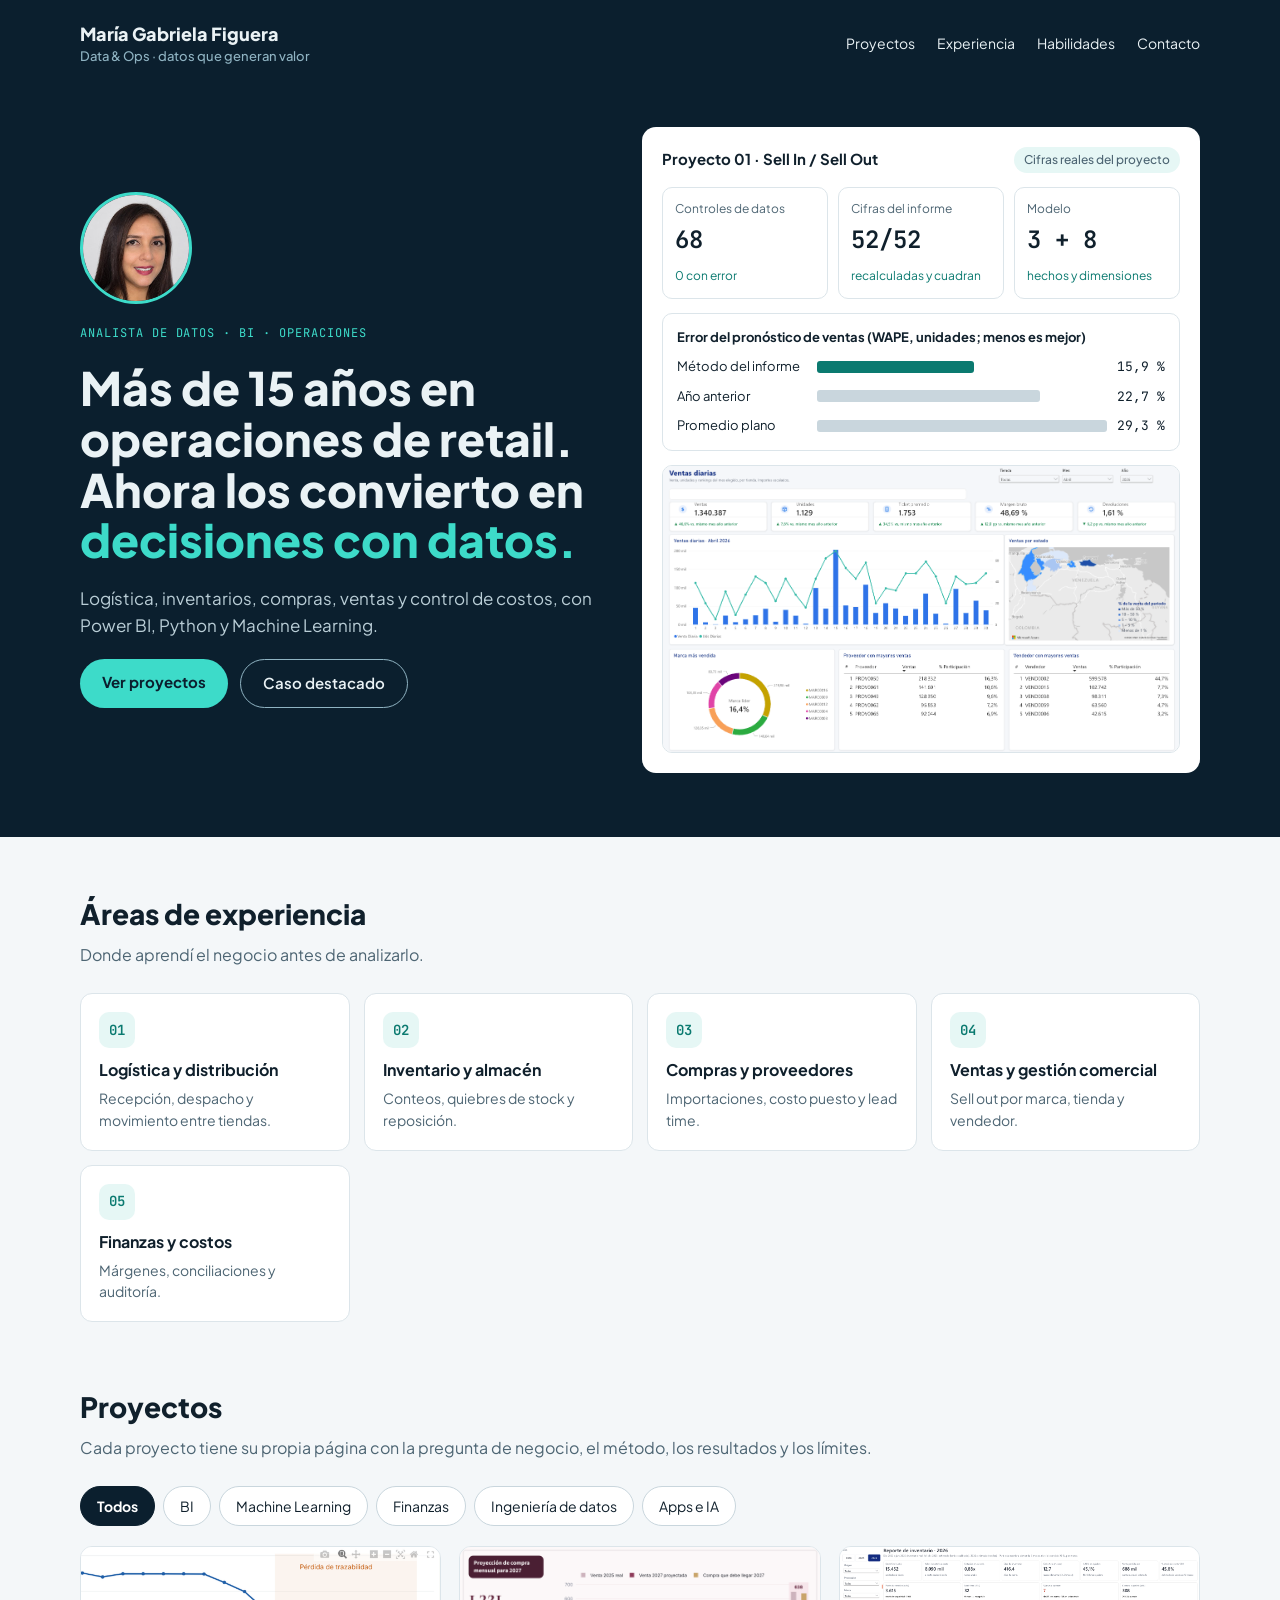
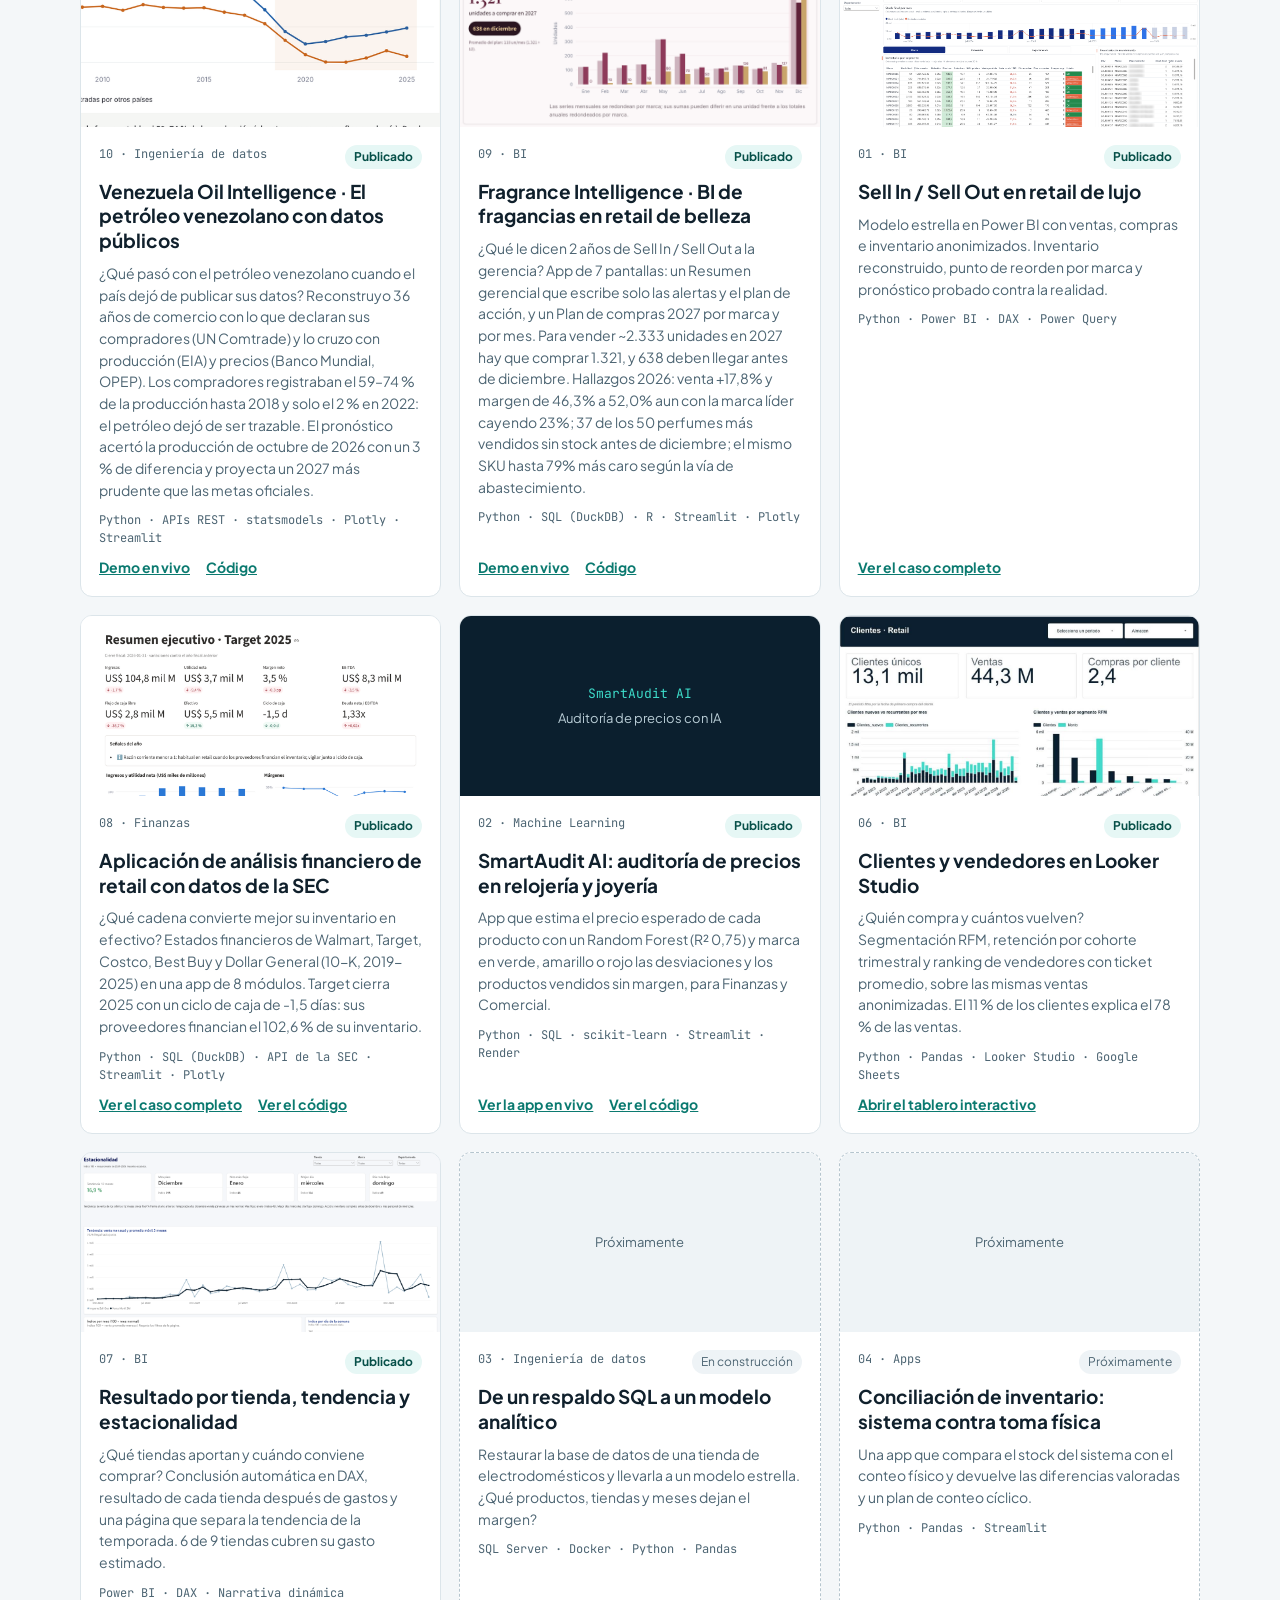
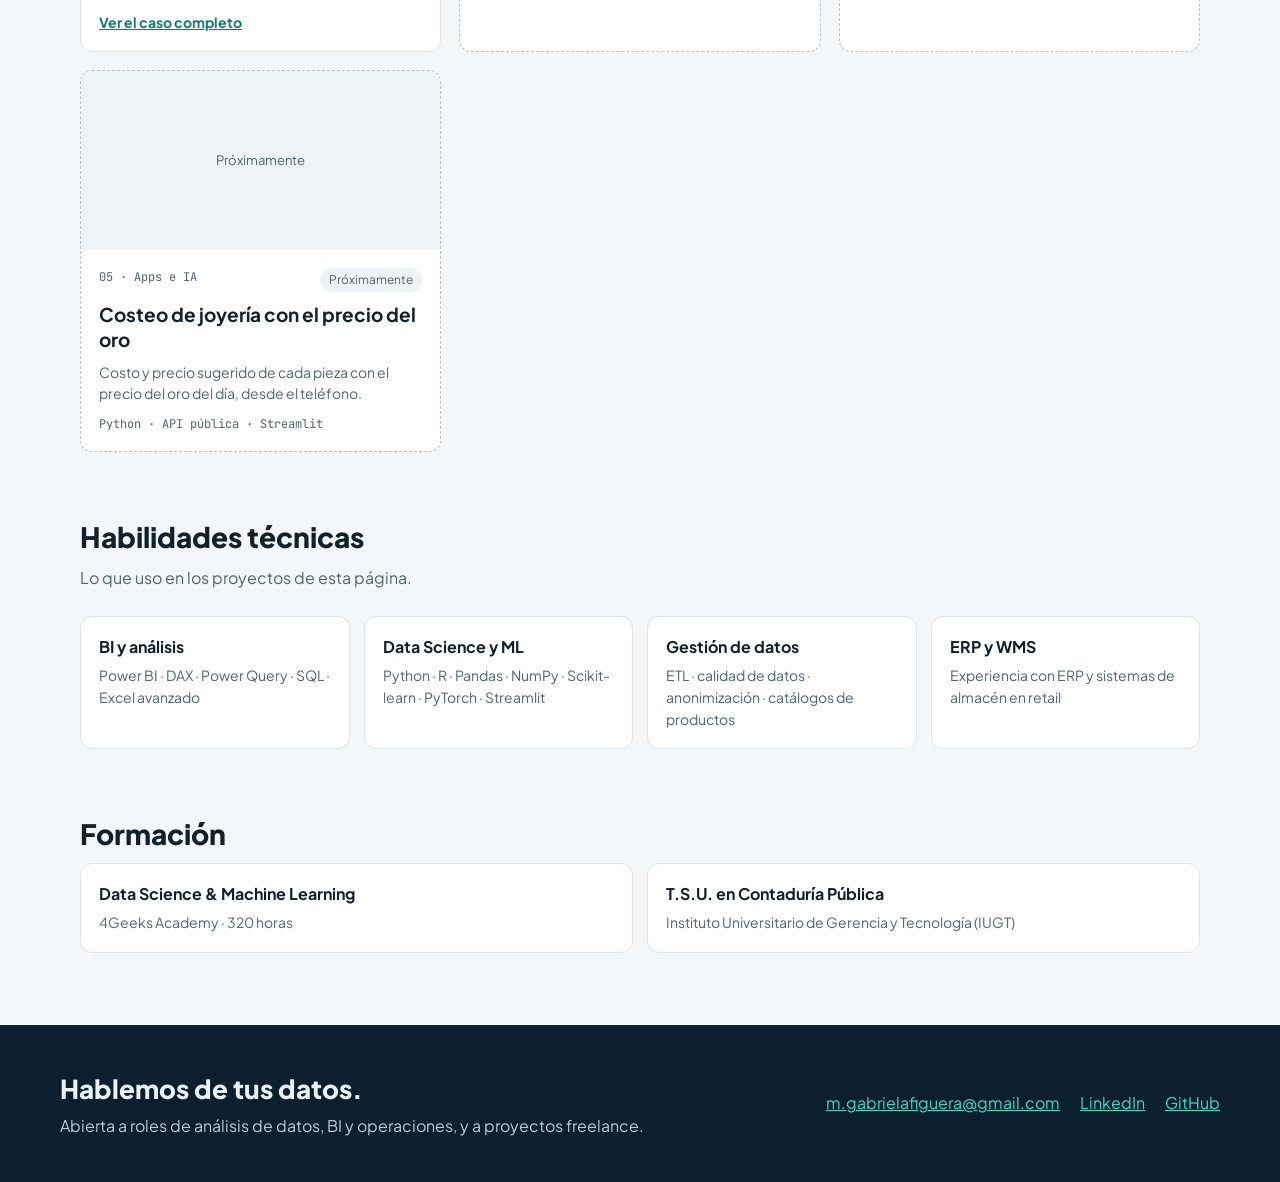
<file: portafolio/index.html>
<!doctype html>
<html lang="es">
<head>
<meta charset="utf-8">
<meta name="viewport" content="width=device-width, initial-scale=1">
<title>María Gabriela Figuera · Portafolio de datos</title>
<meta name="description" content="Analista de datos y BI con experiencia en operaciones de retail: logística, inventarios, compras, ventas y costos.">
<link rel="preconnect" href="https://fonts.googleapis.com">
<link href="https://fonts.googleapis.com/css2?family=JetBrains+Mono:wght@500;600&family=Plus+Jakarta+Sans:wght@400;500;600;700;800&display=swap" rel="stylesheet">
<link rel="stylesheet" href="estilos.css">
</head>
<body>

<div class="oscuro">
  <div class="envoltura">
    <header class="cabecera">
      <a class="marca" href="index.html">María Gabriela Figuera<small>Data &amp; Ops · datos que generan valor</small></a>
      <nav class="menu">
        <a href="#proyectos">Proyectos</a>
        <a href="#experiencia">Experiencia</a>
        <a href="#habilidades">Habilidades</a>
        <a href="#contacto">Contacto</a>
      </nav>
    </header>

    <section class="hero">
      <div class="hero-texto">
        <img class="foto" src="img/foto.jpg" alt="María Gabriela Figuera" width="112" height="112">
        <div class="etiqueta mono">ANALISTA DE DATOS · BI · OPERACIONES</div>
        <h1>Más de 15 años en operaciones de retail. Ahora los convierto en <span class="acento">decisiones con datos.</span></h1>
        <p class="entrada">Logística, inventarios, compras, ventas y control de costos, con Power BI, Python y Machine Learning.</p>
        <div class="botones">
          <a class="boton lleno" href="#proyectos">Ver proyectos</a>
          <a class="boton borde" href="proyecto-01.html">Caso destacado</a>
        </div>
      </div>

      <div class="hero-panel">
        <div class="panel-titulo">Proyecto 01 · Sell In / Sell Out <span class="chip">Cifras reales del proyecto</span></div>
        <div class="kpis">
          <div class="kpi"><span>Controles de datos</span><strong class="mono">68</strong><em>0 con error</em></div>
          <div class="kpi"><span>Cifras del informe</span><strong class="mono">52/52</strong><em>recalculadas y cuadran</em></div>
          <div class="kpi"><span>Modelo</span><strong class="mono">3 + 8</strong><em>hechos y dimensiones</em></div>
        </div>
        <div class="barras">
          <strong>Error del pronóstico de ventas (WAPE, unidades; menos es mejor)</strong>
          <div class="barra mejor"><span>Método del informe</span><i style="width: 54%"></i><span class="mono">15,9 %</span></div>
          <div class="barra"><span>Año anterior</span><i style="width: 77%"></i><span class="mono">22,7 %</span></div>
          <div class="barra"><span>Promedio plano</span><i style="width: 100%"></i><span class="mono">29,3 %</span></div>
        </div>
        <img class="captura" src="img/11_ventas_diarias_abr2026.png" alt="Página Ventas diarias del informe de Power BI, abril 2026, con códigos anonimizados" loading="lazy">
      </div>
    </section>
  </div>
</div>

<main class="envoltura">
  <section id="experiencia">
    <h2>Áreas de experiencia</h2>
    <p class="sub">Donde aprendí el negocio antes de analizarlo.</p>
    <div class="rejilla">
      <div class="caja"><div class="numero mono">01</div><h3>Logística y distribución</h3><p>Recepción, despacho y movimiento entre tiendas.</p></div>
      <div class="caja"><div class="numero mono">02</div><h3>Inventario y almacén</h3><p>Conteos, quiebres de stock y reposición.</p></div>
      <div class="caja"><div class="numero mono">03</div><h3>Compras y proveedores</h3><p>Importaciones, costo puesto y lead time.</p></div>
      <div class="caja"><div class="numero mono">04</div><h3>Ventas y gestión comercial</h3><p>Sell out por marca, tienda y vendedor.</p></div>
      <div class="caja"><div class="numero mono">05</div><h3>Finanzas y costos</h3><p>Márgenes, conciliaciones y auditoría.</p></div>
    </div>
  </section>

  <section id="proyectos">
    <h2>Proyectos</h2>
    <p class="sub">Cada proyecto tiene su propia página con la pregunta de negocio, el método, los resultados y los límites.</p>
    <div class="filtros" role="group" aria-label="Filtrar proyectos">
      <button type="button" aria-pressed="true" data-filtro="todos">Todos</button>
      <button type="button" aria-pressed="false" data-filtro="bi">BI</button>
      <button type="button" aria-pressed="false" data-filtro="ml">Machine Learning</button>
      <button type="button" aria-pressed="false" data-filtro="finanzas">Finanzas</button>
      <button type="button" aria-pressed="false" data-filtro="datos">Ingeniería de datos</button>
      <button type="button" aria-pressed="false" data-filtro="apps">Apps e IA</button>
    </div>
    <div class="proyectos">
      <article class="proyecto" data-area="datos">
        <img class="imagen" src="img/27_venezuela_brecha_trazabilidad.png" alt="Gráfico de la brecha de trazabilidad: producción de Venezuela frente a compras registradas por otros países, 2003-2025" loading="lazy">
        <div class="cuerpo">
          <div class="meta"><span class="mono">10 · Ingeniería de datos</span><span class="estado listo">Publicado</span></div>
          <h3>Venezuela Oil Intelligence · El petróleo venezolano con datos públicos</h3>
          <p>¿Qué pasó con el petróleo venezolano cuando el país dejó de publicar sus datos? Reconstruyo 36 años de comercio con lo que declaran sus compradores (UN Comtrade) y lo cruzo con producción (EIA) y precios (Banco Mundial, OPEP). Los compradores registraban el 59–74 % de la producción hasta 2018 y solo el 2 % en 2022: el petróleo dejó de ser trazable. El pronóstico acertó la producción de octubre de 2026 con un 3 % de diferencia y proyecta un 2027 más prudente que las metas oficiales.</p>
          <div class="mono" style="font-size: 12px; color: var(--texto-2)">Python · APIs REST · statsmodels · Plotly · Streamlit</div>
          <div style="margin-top: auto; display: flex; flex-wrap: wrap; gap: 16px">
            <a class="ver" href="https://venezuela-oil-intelligence.streamlit.app">Demo en vivo</a>
            <a class="ver" href="https://github.com/mgabrielafiguera-pixel/venezuela-oil-intelligence">Código</a>
          </div>
        </div>
      </article>
      <article class="proyecto" data-area="bi">
        <img class="imagen" src="img/26_fragrance_plan_compras_2027.png" alt="Pantalla Plan de compras 2027 de Fragrance Intelligence" loading="lazy">
        <div class="cuerpo">
          <div class="meta"><span class="mono">09 · BI</span><span class="estado listo">Publicado</span></div>
          <h3>Fragrance Intelligence · BI de fragancias en retail de belleza</h3>
          <p>¿Qué le dicen 2 años de Sell In / Sell Out a la gerencia? App de 7 pantallas: un Resumen gerencial que escribe solo las alertas y el plan de acción, y un Plan de compras 2027 por marca y por mes. Para vender ~2.333 unidades en 2027 hay que comprar 1.321, y 638 deben llegar antes de diciembre. Hallazgos 2026: venta +17,8% y margen de 46,3% a 52,0% aun con la marca líder cayendo 23%; 37 de los 50 perfumes más vendidos sin stock antes de diciembre; el mismo SKU hasta 79% más caro según la vía de abastecimiento.</p>
          <div class="mono" style="font-size: 12px; color: var(--texto-2)">Python · SQL (DuckDB) · R · Streamlit · Plotly</div>
          <div style="margin-top: auto; display: flex; flex-wrap: wrap; gap: 16px">
            <a class="ver" href="https://fragrance-intelligence.streamlit.app">Demo en vivo</a>
            <a class="ver" href="https://github.com/mgabrielafiguera-pixel/fragrance-intelligence">Código</a>
          </div>
        </div>
      </article>
      <article class="proyecto" data-area="bi">
        <img class="imagen" src="img/07_inventario_2026.png" alt="Página Inventario del informe de Power BI" loading="lazy">
        <div class="cuerpo">
          <div class="meta"><span class="mono">01 · BI</span><span class="estado listo">Publicado</span></div>
          <h3>Sell In / Sell Out en retail de lujo</h3>
          <p>Modelo estrella en Power BI con ventas, compras e inventario anonimizados. Inventario reconstruido, punto de reorden por marca y pronóstico probado contra la realidad.</p>
          <div class="mono" style="font-size: 12px; color: var(--texto-2)">Python · Power BI · DAX · Power Query</div>
          <a class="ver" href="proyecto-01.html">Ver el caso completo</a>
        </div>
      </article>
      <article class="proyecto" data-area="finanzas">
        <img class="imagen" src="img/18_app_financiera_sec.png" alt="Resumen ejecutivo de Target 2025 en la aplicación de análisis financiero" loading="lazy">
        <div class="cuerpo">
          <div class="meta"><span class="mono">08 · Finanzas</span><span class="estado listo">Publicado</span></div>
          <h3>Aplicación de análisis financiero de retail con datos de la SEC</h3>
          <p>¿Qué cadena convierte mejor su inventario en efectivo? Estados financieros de Walmart, Target, Costco, Best Buy y Dollar General (10-K, 2019-2025) en una app de 8 módulos. Target cierra 2025 con un ciclo de caja de -1,5 días: sus proveedores financian el 102,6 % de su inventario.</p>
          <div class="mono" style="font-size: 12px; color: var(--texto-2)">Python · SQL (DuckDB) · API de la SEC · Streamlit · Plotly</div>
          <div style="margin-top: auto; display: flex; flex-wrap: wrap; gap: 16px">
            <a class="ver" href="proyecto-08.html">Ver el caso completo</a>
            <a class="ver" href="https://github.com/mgabrielafiguera-pixel/salud-financiera-retail">Ver el código</a>
          </div>
        </div>
      </article>
      <article class="proyecto" data-area="ml">
        <div class="imagen" style="background: var(--navy); color: var(--claro-2); flex-direction: column; gap: 6px"><span class="mono" style="color: var(--turq)">SmartAudit AI</span><span>Auditoría de precios con IA</span></div>
        <div class="cuerpo">
          <div class="meta"><span class="mono">02 · Machine Learning</span><span class="estado listo">Publicado</span></div>
          <h3>SmartAudit AI: auditoría de precios en relojería y joyería</h3>
          <p>App que estima el precio esperado de cada producto con un Random Forest (R² 0,75) y marca en verde, amarillo o rojo las desviaciones y los productos vendidos sin margen, para Finanzas y Comercial.</p>
          <div class="mono" style="font-size: 12px; color: var(--texto-2)">Python · SQL · scikit-learn · Streamlit · Render</div>
          <div style="margin-top: auto; display: flex; flex-wrap: wrap; gap: 16px">
            <a class="ver" href="https://smartaudit-mgf.onrender.com">Ver la app en vivo</a>
            <a class="ver" href="https://github.com/mgabrielafiguera-pixel/ProyectoDataScience">Ver el código</a>
          </div>
        </div>
      </article>
      <article class="proyecto" data-area="bi">
        <img class="imagen" src="img/06_looker_clientes.png" alt="Página Clientes del tablero en Looker Studio" loading="lazy">
        <div class="cuerpo">
          <div class="meta"><span class="mono">06 · BI</span><span class="estado listo">Publicado</span></div>
          <h3>Clientes y vendedores en Looker Studio</h3>
          <p>¿Quién compra y cuántos vuelven? Segmentación RFM, retención por cohorte trimestral y ranking de vendedores con ticket promedio, sobre las mismas ventas anonimizadas. El 11 % de los clientes explica el 78 % de las ventas.</p>
          <div class="mono" style="font-size: 12px; color: var(--texto-2)">Python · Pandas · Looker Studio · Google Sheets</div>
          <a class="ver" href="https://datastudio.google.com/reporting/1ccee0bd-0344-41bc-b20c-9846f7c3dece">Abrir el tablero interactivo</a>
        </div>
      </article>
      <article class="proyecto" data-area="bi">
        <img class="imagen" src="img/16_tendencia_estacionalidad.png" alt="Página Tendencia y estacionalidad del informe de Power BI" loading="lazy">
        <div class="cuerpo">
          <div class="meta"><span class="mono">07 · BI</span><span class="estado listo">Publicado</span></div>
          <h3>Resultado por tienda, tendencia y estacionalidad</h3>
          <p>¿Qué tiendas aportan y cuándo conviene comprar? Conclusión automática en DAX, resultado de cada tienda después de gastos y una página que separa la tendencia de la temporada. 6 de 9 tiendas cubren su gasto estimado.</p>
          <div class="mono" style="font-size: 12px; color: var(--texto-2)">Power BI · DAX · Narrativa dinámica</div>
          <a class="ver" href="proyecto-07.html">Ver el caso completo</a>
        </div>
      </article>
      <article class="proyecto pronto" data-area="datos">
        <div class="imagen">Próximamente</div>
        <div class="cuerpo">
          <div class="meta"><span class="mono">03 · Ingeniería de datos</span><span class="estado">En construcción</span></div>
          <h3>De un respaldo SQL a un modelo analítico</h3>
          <p>Restaurar la base de datos de una tienda de electrodomésticos y llevarla a un modelo estrella. ¿Qué productos, tiendas y meses dejan el margen?</p>
          <div class="mono" style="font-size: 12px; color: var(--texto-2)">SQL Server · Docker · Python · Pandas</div>
        </div>
      </article>
      <article class="proyecto pronto" data-area="apps">
        <div class="imagen">Próximamente</div>
        <div class="cuerpo">
          <div class="meta"><span class="mono">04 · Apps</span><span class="estado">Próximamente</span></div>
          <h3>Conciliación de inventario: sistema contra toma física</h3>
          <p>Una app que compara el stock del sistema con el conteo físico y devuelve las diferencias valoradas y un plan de conteo cíclico.</p>
          <div class="mono" style="font-size: 12px; color: var(--texto-2)">Python · Pandas · Streamlit</div>
        </div>
      </article>
      <article class="proyecto pronto" data-area="apps">
        <div class="imagen">Próximamente</div>
        <div class="cuerpo">
          <div class="meta"><span class="mono">05 · Apps e IA</span><span class="estado">Próximamente</span></div>
          <h3>Costeo de joyería con el precio del oro</h3>
          <p>Costo y precio sugerido de cada pieza con el precio del oro del día, desde el teléfono.</p>
          <div class="mono" style="font-size: 12px; color: var(--texto-2)">Python · API pública · Streamlit</div>
        </div>
      </article>
    </div>
  </section>

  <section id="habilidades">
    <h2>Habilidades técnicas</h2>
    <p class="sub">Lo que uso en los proyectos de esta página.</p>
    <div class="rejilla">
      <div class="caja"><h3>BI y análisis</h3><p>Power BI · DAX · Power Query · SQL · Excel avanzado</p></div>
      <div class="caja"><h3>Data Science y ML</h3><p>Python · R · Pandas · NumPy · Scikit-learn · PyTorch · Streamlit</p></div>
      <div class="caja"><h3>Gestión de datos</h3><p>ETL · calidad de datos · anonimización · catálogos de productos</p></div>
      <div class="caja"><h3>ERP y WMS</h3><p>Experiencia con ERP y sistemas de almacén en retail</p></div>
    </div>
  </section>

  <section>
    <h2>Formación</h2>
    <div class="rejilla">
      <div class="caja"><h3>Data Science &amp; Machine Learning</h3><p>4Geeks Academy · 320 horas</p></div>
      <div class="caja"><h3>T.S.U. en Contaduría Pública</h3><p>Instituto Universitario de Gerencia y Tecnología (IUGT)</p></div>
    </div>
  </section>
</main>

<footer id="contacto" class="oscuro">
  <div class="envoltura pie">
    <div>
      <div style="font-size: 26px; font-weight: 800">Hablemos de tus datos.</div>
      <div style="color: var(--claro-2); margin-top: 6px">Abierta a roles de análisis de datos, BI y operaciones, y a proyectos freelance.</div>
    </div>
    <div class="enlaces">
      <a href="mailto:m.gabrielafiguera@gmail.com">m.gabrielafiguera@gmail.com</a>
      <a href="https://www.linkedin.com/in/mar%C3%ADa-gabriela-figuera-m-843830a5">LinkedIn</a>
      <a href="https://github.com/mgabrielafiguera-pixel">GitHub</a>
    </div>
  </div>
</footer>

<script>
  const botones = document.querySelectorAll('.filtros button');
  botones.forEach((b) => b.addEventListener('click', () => {
    botones.forEach((o) => o.setAttribute('aria-pressed', String(o === b)));
    document.querySelectorAll('.proyecto').forEach((p) => {
      p.hidden = b.dataset.filtro !== 'todos' && p.dataset.area !== b.dataset.filtro;
    });
  }));
</script>
</body>
</html>
</file>
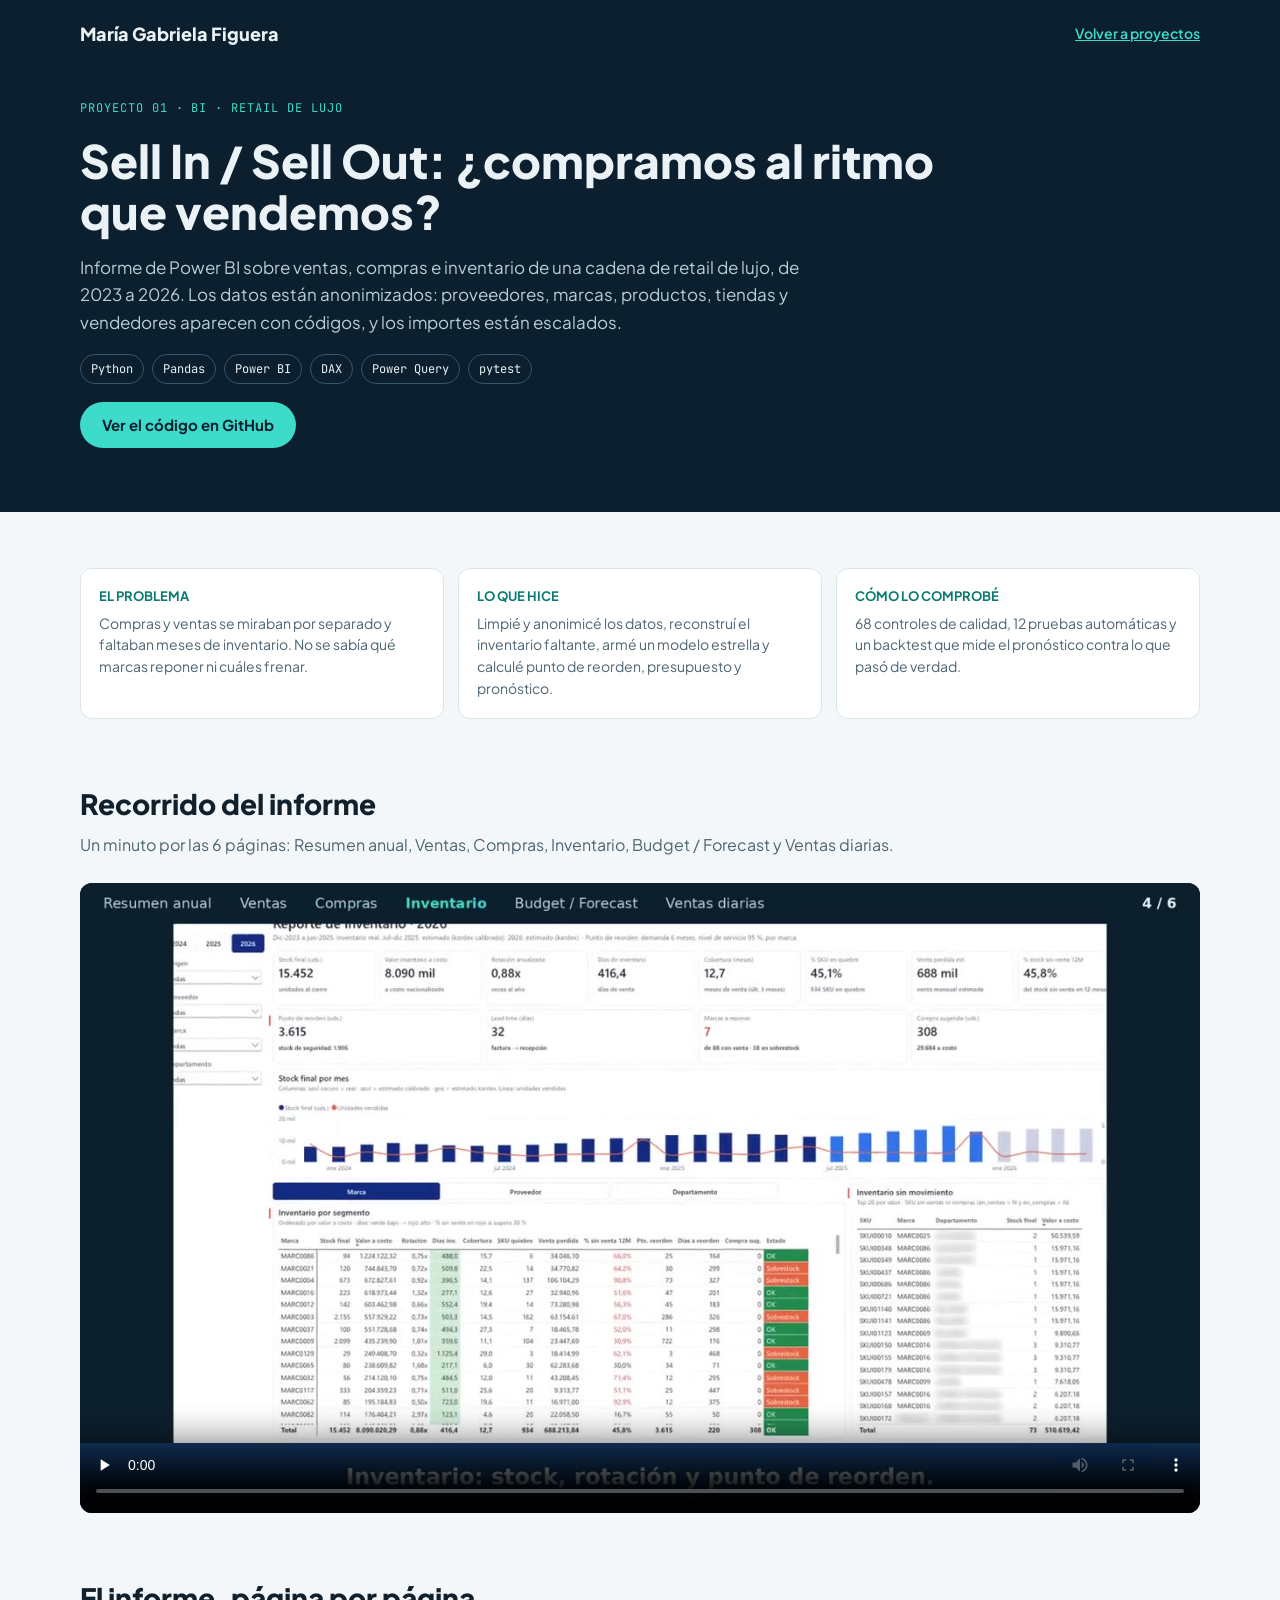
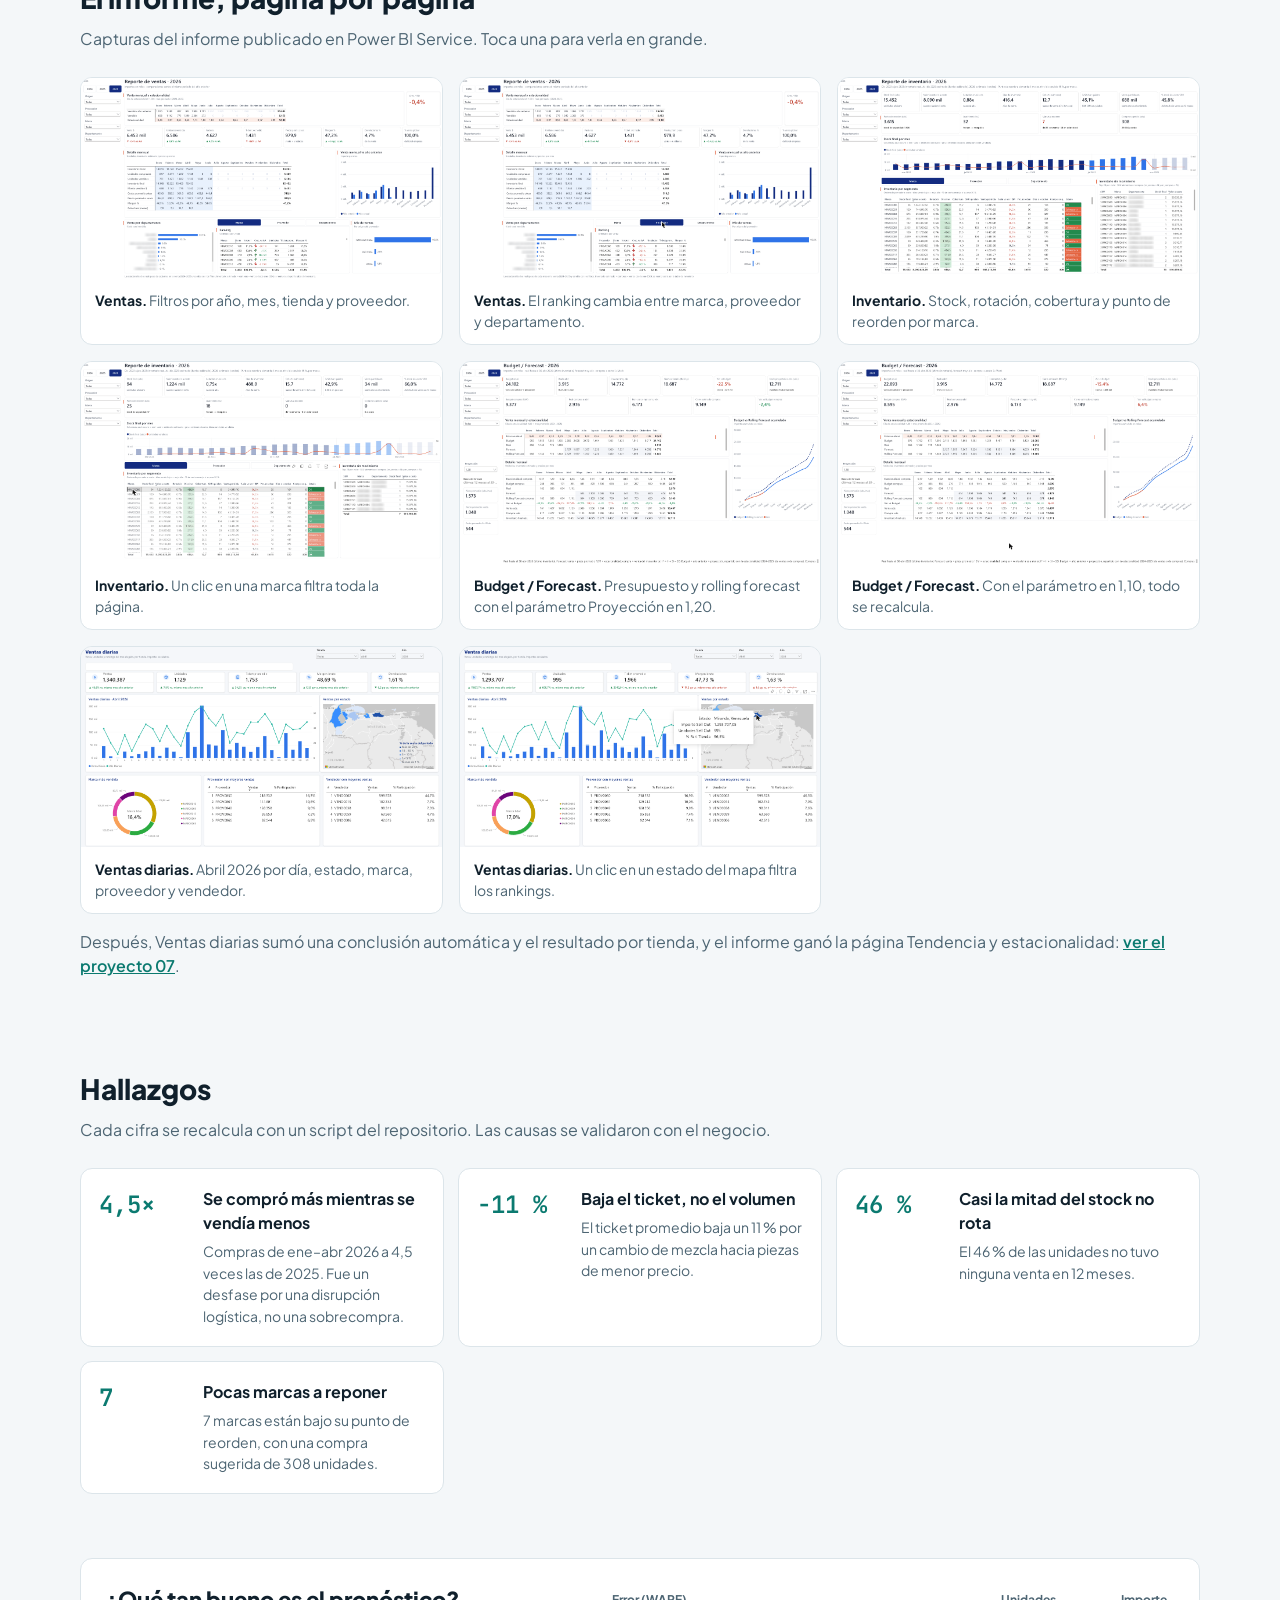
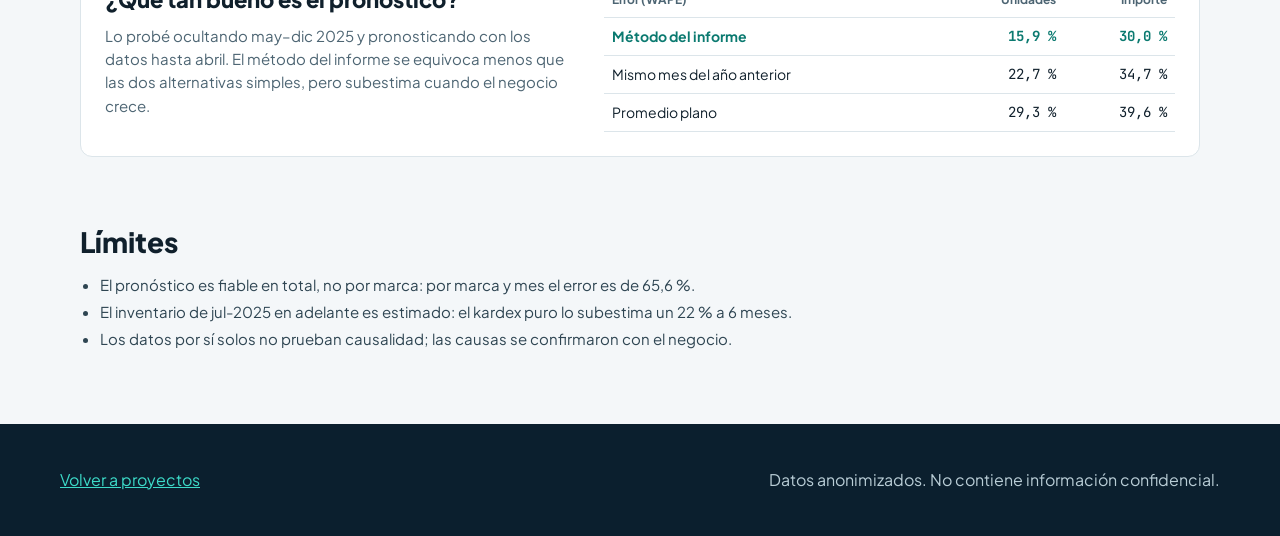
<file: portafolio/proyecto-01.html>
<!doctype html>
<html lang="es">
<head>
<meta charset="utf-8">
<meta name="viewport" content="width=device-width, initial-scale=1">
<title>Proyecto 01 · Sell In / Sell Out · María Gabriela Figuera</title>
<meta name="description" content="Informe de Power BI sobre ventas, compras e inventario de una cadena de retail de lujo, con datos anonimizados.">
<link rel="preconnect" href="https://fonts.googleapis.com">
<link href="https://fonts.googleapis.com/css2?family=JetBrains+Mono:wght@500;600&family=Plus+Jakarta+Sans:wght@400;500;600;700;800&display=swap" rel="stylesheet">
<link rel="stylesheet" href="estilos.css">
</head>
<body>

<div class="oscuro">
  <div class="envoltura">
    <header class="cabecera">
      <a class="marca" href="index.html">María Gabriela Figuera</a>
      <a href="index.html#proyectos" style="color: var(--turq); font-size: 14px; font-weight: 600">Volver a proyectos</a>
    </header>
    <section class="hero" style="flex-direction: column; align-items: start; gap: 18px; padding-top: 32px">
      <div class="etiqueta mono">PROYECTO 01 · BI · RETAIL DE LUJO</div>
      <h1 style="max-width: 860px">Sell In / Sell Out: ¿compramos al ritmo que vendemos?</h1>
      <p class="entrada">Informe de Power BI sobre ventas, compras e inventario de una cadena de retail de lujo, de 2023 a 2026. Los datos están anonimizados: proveedores, marcas, productos, tiendas y vendedores aparecen con códigos, y los importes están escalados.</p>
      <div class="chips mono"><span>Python</span><span>Pandas</span><span>Power BI</span><span>DAX</span><span>Power Query</span><span>pytest</span></div>
      <div class="botones">
        <a class="boton lleno" href="https://github.com/mgabrielafiguera-pixel/proyecto-bi-retail">Ver el código en GitHub</a>
        <!-- Pendiente: botón "Descargar el informe en PDF" cuando exista 04_presentacion/informe_sell_in_sell_out.pdf -->
      </div>
    </section>
  </div>
</div>

<main class="envoltura">
  <section>
    <div class="rejilla" style="grid-template-columns: repeat(auto-fit, minmax(280px, 1fr))">
      <div class="caja"><h3 style="color: var(--turq-osc); font-size: 13px">EL PROBLEMA</h3><p>Compras y ventas se miraban por separado y faltaban meses de inventario. No se sabía qué marcas reponer ni cuáles frenar.</p></div>
      <div class="caja"><h3 style="color: var(--turq-osc); font-size: 13px">LO QUE HICE</h3><p>Limpié y anonimicé los datos, reconstruí el inventario faltante, armé un modelo estrella y calculé punto de reorden, presupuesto y pronóstico.</p></div>
      <div class="caja"><h3 style="color: var(--turq-osc); font-size: 13px">CÓMO LO COMPROBÉ</h3><p>68 controles de calidad, 12 pruebas automáticas y un backtest que mide el pronóstico contra lo que pasó de verdad.</p></div>
    </div>
  </section>

  <section>
    <h2>Recorrido del informe</h2>
    <p class="sub">Un minuto por las 6 páginas: Resumen anual, Ventas, Compras, Inventario, Budget / Forecast y Ventas diarias.</p>
    <div class="video">
      <video controls preload="none" poster="video/portada.jpg" style="width: 100%">
        <source src="video/sell_in_sell_out.mp4" type="video/mp4">
      </video>
    </div>
  </section>

  <section>
    <h2>El informe, página por página</h2>
    <p class="sub">Capturas del informe publicado en Power BI Service. Toca una para verla en grande.</p>
    <div class="galeria">
      <figure><img src="img/03_ventas_2026.png" alt="Página Ventas 2026" loading="lazy"><figcaption><strong>Ventas.</strong> Filtros por año, mes, tienda y proveedor.</figcaption></figure>
      <figure><img src="img/04_ventas_ranking_proveedor.png" alt="Página Ventas con ranking por proveedor" loading="lazy"><figcaption><strong>Ventas.</strong> El ranking cambia entre marca, proveedor y departamento.</figcaption></figure>
      <figure><img src="img/07_inventario_2026.png" alt="Página Inventario 2026" loading="lazy"><figcaption><strong>Inventario.</strong> Stock, rotación, cobertura y punto de reorden por marca.</figcaption></figure>
      <figure><img src="img/08_inventario_filtro_MARC0086.png" alt="Página Inventario filtrada por la marca MARC0086" loading="lazy"><figcaption><strong>Inventario.</strong> Un clic en una marca filtra toda la página.</figcaption></figure>
      <figure><img src="img/09_budget_forecast_120.png" alt="Página Budget y Forecast con proyección 1,20" loading="lazy"><figcaption><strong>Budget / Forecast.</strong> Presupuesto y rolling forecast con el parámetro Proyección en 1,20.</figcaption></figure>
      <figure><img src="img/10_budget_forecast_110.png" alt="Página Budget y Forecast con proyección 1,10" loading="lazy"><figcaption><strong>Budget / Forecast.</strong> Con el parámetro en 1,10, todo se recalcula.</figcaption></figure>
      <figure><img src="img/11_ventas_diarias_abr2026.png" alt="Página Ventas diarias de abril 2026" loading="lazy"><figcaption><strong>Ventas diarias.</strong> Abril 2026 por día, estado, marca, proveedor y vendedor.</figcaption></figure>
      <figure><img src="img/12_ventas_diarias_clic_miranda.png" alt="Página Ventas diarias filtrada por un estado del mapa" loading="lazy"><figcaption><strong>Ventas diarias.</strong> Un clic en un estado del mapa filtra los rankings.</figcaption></figure>
    </div>
    <p class="sub" style="margin-top: 16px">Después, Ventas diarias sumó una conclusión automática y el resultado por tienda, y el informe ganó la página Tendencia y estacionalidad: <a href="proyecto-07.html" style="color: var(--turq-osc); font-weight: 600">ver el proyecto 07</a>.</p>
  </section>

  <section>
    <h2>Hallazgos</h2>
    <p class="sub">Cada cifra se recalcula con un script del repositorio. Las causas se validaron con el negocio.</p>
    <div class="rejilla" style="grid-template-columns: repeat(auto-fit, minmax(320px, 1fr))">
      <div class="caja hallazgo"><div class="cifra mono">4,5×</div><div><h3>Se compró más mientras se vendía menos</h3><p>Compras de ene–abr 2026 a 4,5 veces las de 2025. Fue un desfase por una disrupción logística, no una sobrecompra.</p></div></div>
      <div class="caja hallazgo"><div class="cifra mono">−11 %</div><div><h3>Baja el ticket, no el volumen</h3><p>El ticket promedio baja un 11 % por un cambio de mezcla hacia piezas de menor precio.</p></div></div>
      <div class="caja hallazgo"><div class="cifra mono">46 %</div><div><h3>Casi la mitad del stock no rota</h3><p>El 46 % de las unidades no tuvo ninguna venta en 12 meses.</p></div></div>
      <div class="caja hallazgo"><div class="cifra mono">7</div><div><h3>Pocas marcas a reponer</h3><p>7 marcas están bajo su punto de reorden, con una compra sugerida de 308 unidades.</p></div></div>
    </div>
  </section>

  <section>
    <div class="caja" style="display: flex; flex-wrap: wrap; gap: 28px; padding: 24px">
      <div style="flex: 1 1 300px; min-width: 0">
        <h2 style="font-size: 22px">¿Qué tan bueno es el pronóstico?</h2>
        <p style="font-size: 15px">Lo probé ocultando may–dic 2025 y pronosticando con los datos hasta abril. El método del informe se equivoca menos que las dos alternativas simples, pero subestima cuando el negocio crece.</p>
      </div>
      <div style="flex: 1 1 400px; min-width: 0; overflow-x: auto">
        <table class="tabla">
          <thead><tr><th>Error (WAPE)</th><th>Unidades</th><th>Importe</th></tr></thead>
          <tbody>
            <tr class="mejor"><td>Método del informe</td><td class="mono">15,9 %</td><td class="mono">30,0 %</td></tr>
            <tr><td>Mismo mes del año anterior</td><td class="mono">22,7 %</td><td class="mono">34,7 %</td></tr>
            <tr><td>Promedio plano</td><td class="mono">29,3 %</td><td class="mono">39,6 %</td></tr>
          </tbody>
        </table>
      </div>
    </div>
  </section>

  <section>
    <h2>Límites</h2>
    <ul class="limites">
      <li>El pronóstico es fiable en total, no por marca: por marca y mes el error es de 65,6 %.</li>
      <li>El inventario de jul-2025 en adelante es estimado: el kardex puro lo subestima un 22 % a 6 meses.</li>
      <li>Los datos por sí solos no prueban causalidad; las causas se confirmaron con el negocio.</li>
    </ul>
  </section>
</main>

<footer class="oscuro">
  <div class="envoltura pie">
    <a href="index.html#proyectos">Volver a proyectos</a>
    <span style="color: var(--claro-2)">Datos anonimizados. No contiene información confidencial.</span>
  </div>
</footer>

<dialog id="visor"><img alt=""></dialog>
<script>
  const visor = document.getElementById('visor');
  document.querySelectorAll('.galeria img').forEach((img) => img.addEventListener('click', () => {
    visor.querySelector('img').src = img.src;
    visor.querySelector('img').alt = img.alt;
    visor.showModal();
  }));
  visor.addEventListener('click', () => visor.close());
</script>
</body>
</html>
</file>
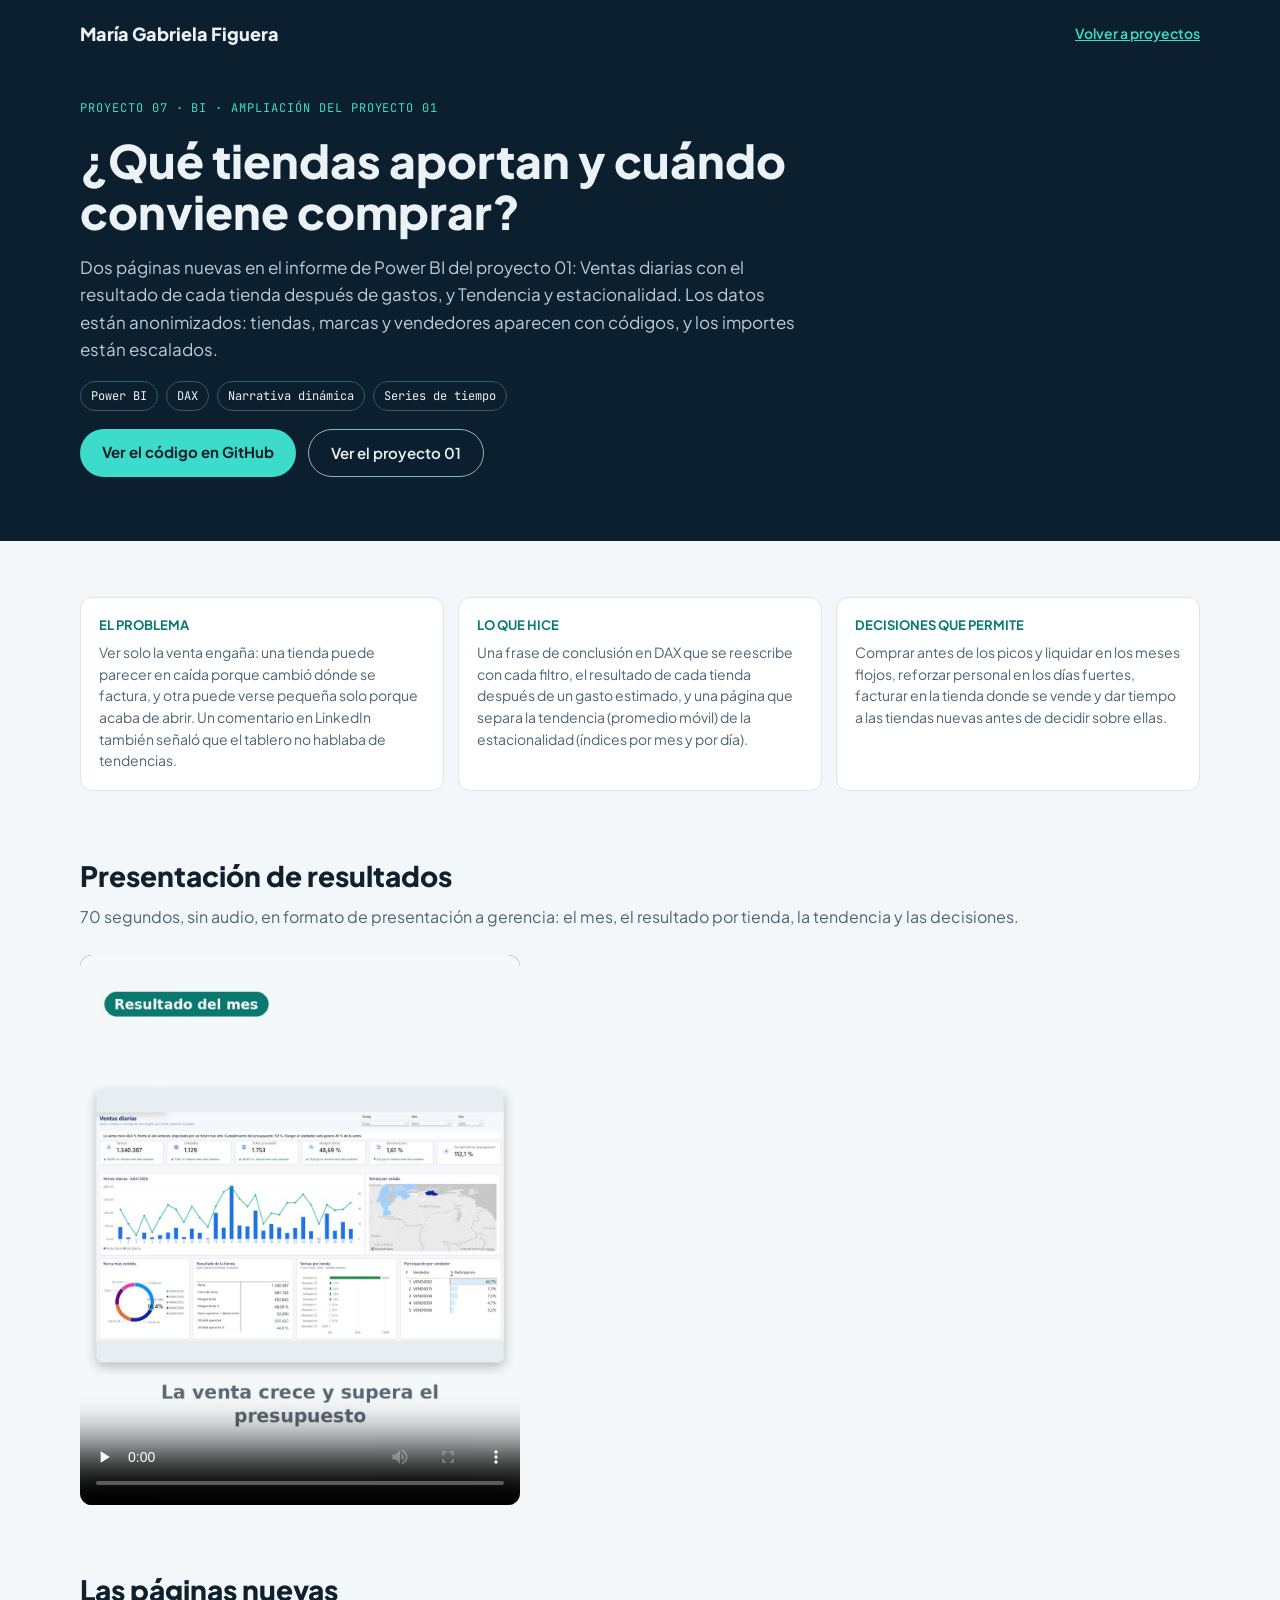
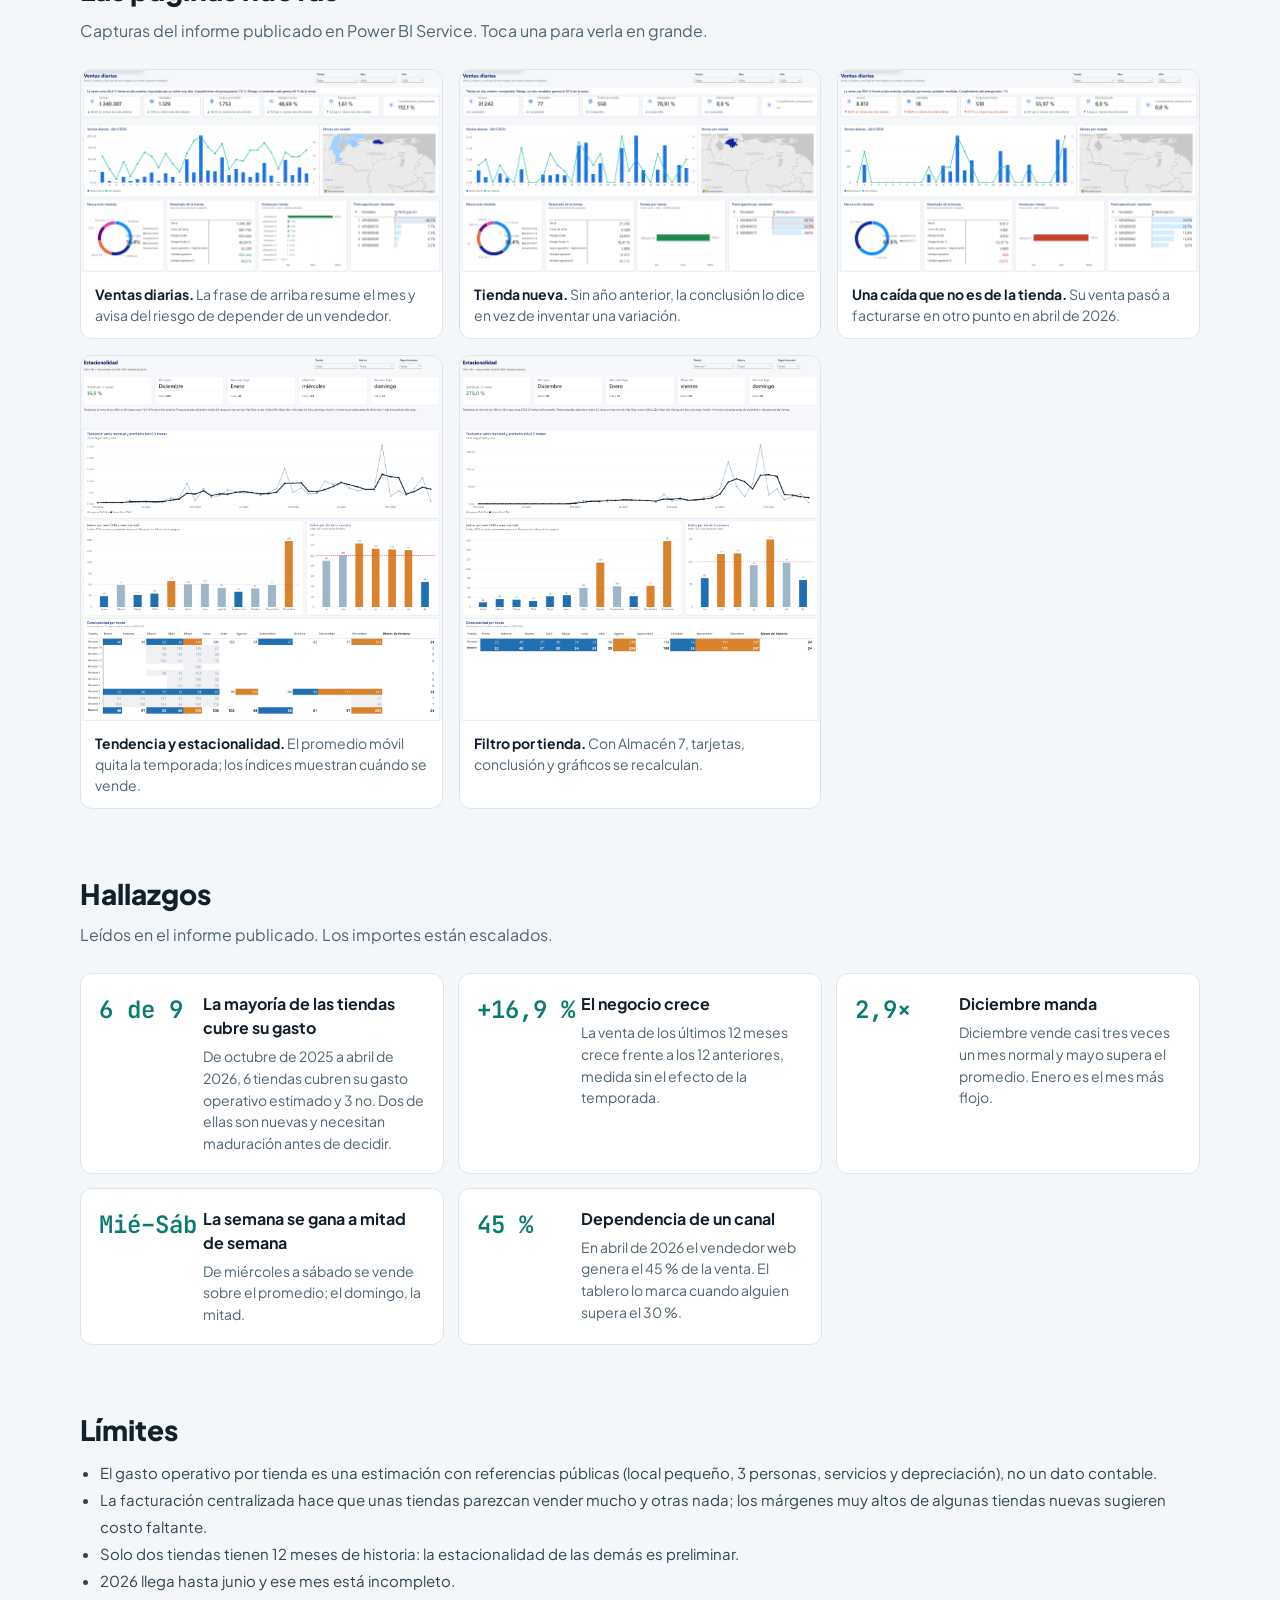
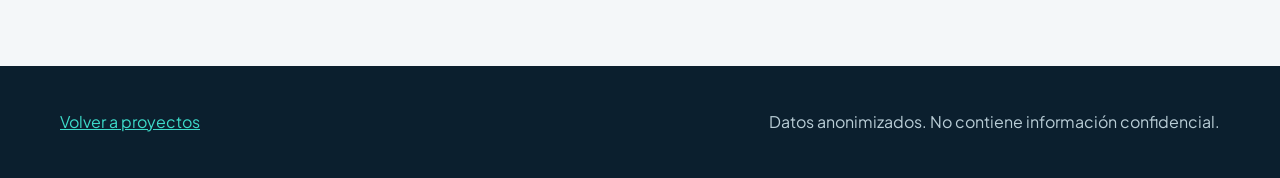
<file: portafolio/proyecto-07.html>
<!doctype html>
<html lang="es">
<head>
<meta charset="utf-8">
<meta name="viewport" content="width=device-width, initial-scale=1">
<title>Proyecto 07 · Resultado por tienda y estacionalidad · María Gabriela Figuera</title>
<meta name="description" content="Ampliación del informe de Power BI: resultado estimado por tienda, conclusión automática y página de tendencia y estacionalidad, con datos anonimizados.">
<link rel="preconnect" href="https://fonts.googleapis.com">
<link href="https://fonts.googleapis.com/css2?family=JetBrains+Mono:wght@500;600&family=Plus+Jakarta+Sans:wght@400;500;600;700;800&display=swap" rel="stylesheet">
<link rel="stylesheet" href="estilos.css">
</head>
<body>

<div class="oscuro">
  <div class="envoltura">
    <header class="cabecera">
      <a class="marca" href="index.html">María Gabriela Figuera</a>
      <a href="index.html#proyectos" style="color: var(--turq); font-size: 14px; font-weight: 600">Volver a proyectos</a>
    </header>
    <section class="hero" style="flex-direction: column; align-items: start; gap: 18px; padding-top: 32px">
      <div class="etiqueta mono">PROYECTO 07 · BI · AMPLIACIÓN DEL PROYECTO 01</div>
      <h1 style="max-width: 860px">¿Qué tiendas aportan y cuándo conviene comprar?</h1>
      <p class="entrada">Dos páginas nuevas en el informe de Power BI del proyecto 01: Ventas diarias con el resultado de cada tienda después de gastos, y Tendencia y estacionalidad. Los datos están anonimizados: tiendas, marcas y vendedores aparecen con códigos, y los importes están escalados.</p>
      <div class="chips mono"><span>Power BI</span><span>DAX</span><span>Narrativa dinámica</span><span>Series de tiempo</span></div>
      <div class="botones">
        <a class="boton lleno" href="https://github.com/mgabrielafiguera-pixel/proyecto-bi-retail">Ver el código en GitHub</a>
        <a class="boton borde" href="proyecto-01.html">Ver el proyecto 01</a>
      </div>
    </section>
  </div>
</div>

<main class="envoltura">
  <section>
    <div class="rejilla" style="grid-template-columns: repeat(auto-fit, minmax(280px, 1fr))">
      <div class="caja"><h3 style="color: var(--turq-osc); font-size: 13px">EL PROBLEMA</h3><p>Ver solo la venta engaña: una tienda puede parecer en caída porque cambió dónde se factura, y otra puede verse pequeña solo porque acaba de abrir. Un comentario en LinkedIn también señaló que el tablero no hablaba de tendencias.</p></div>
      <div class="caja"><h3 style="color: var(--turq-osc); font-size: 13px">LO QUE HICE</h3><p>Una frase de conclusión en DAX que se reescribe con cada filtro, el resultado de cada tienda después de un gasto estimado, y una página que separa la tendencia (promedio móvil) de la estacionalidad (índices por mes y por día).</p></div>
      <div class="caja"><h3 style="color: var(--turq-osc); font-size: 13px">DECISIONES QUE PERMITE</h3><p>Comprar antes de los picos y liquidar en los meses flojos, reforzar personal en los días fuertes, facturar en la tienda donde se vende y dar tiempo a las tiendas nuevas antes de decidir sobre ellas.</p></div>
    </div>
  </section>

  <section>
    <h2>Presentación de resultados</h2>
    <p class="sub">70 segundos, sin audio, en formato de presentación a gerencia: el mes, el resultado por tienda, la tendencia y las decisiones.</p>
    <div class="video" style="max-width: 440px">
      <video controls preload="none" poster="video/portada_resultados.jpg" style="width: 100%">
        <source src="video/resultados_tiendas.mp4" type="video/mp4">
      </video>
    </div>
  </section>

  <section>
    <h2>Las páginas nuevas</h2>
    <p class="sub">Capturas del informe publicado en Power BI Service. Toca una para verla en grande.</p>
    <div class="galeria">
      <figure><img src="img/13_ventas_diarias_resultado_tienda.png" alt="Página Ventas diarias de abril 2026 con conclusión, resultado de la tienda, ventas por tienda y participación por vendedor" loading="lazy"><figcaption><strong>Ventas diarias.</strong> La frase de arriba resume el mes y avisa del riesgo de depender de un vendedor.</figcaption></figure>
      <figure><img src="img/14_ventas_diarias_lara.png" alt="Página Ventas diarias filtrada por una tienda nueva" loading="lazy"><figcaption><strong>Tienda nueva.</strong> Sin año anterior, la conclusión lo dice en vez de inventar una variación.</figcaption></figure>
      <figure><img src="img/15_ventas_diarias_distrito_capital.png" alt="Página Ventas diarias filtrada por la tienda cuya facturación pasó a otro punto" loading="lazy"><figcaption><strong>Una caída que no es de la tienda.</strong> Su venta pasó a facturarse en otro punto en abril de 2026.</figcaption></figure>
      <figure><img src="img/16_tendencia_estacionalidad.png" alt="Página Tendencia y estacionalidad con tarjetas, promedio móvil, índice por mes, índice por día y matriz por tienda" loading="lazy"><figcaption><strong>Tendencia y estacionalidad.</strong> El promedio móvil quita la temporada; los índices muestran cuándo se vende.</figcaption></figure>
      <figure><img src="img/17_tendencia_estacionalidad_almacen7.png" alt="Página Tendencia y estacionalidad filtrada por Almacén 7" loading="lazy"><figcaption><strong>Filtro por tienda.</strong> Con Almacén 7, tarjetas, conclusión y gráficos se recalculan.</figcaption></figure>
    </div>
  </section>

  <section>
    <h2>Hallazgos</h2>
    <p class="sub">Leídos en el informe publicado. Los importes están escalados.</p>
    <div class="rejilla" style="grid-template-columns: repeat(auto-fit, minmax(320px, 1fr))">
      <div class="caja hallazgo"><div class="cifra mono">6 de 9</div><div><h3>La mayoría de las tiendas cubre su gasto</h3><p>De octubre de 2025 a abril de 2026, 6 tiendas cubren su gasto operativo estimado y 3 no. Dos de ellas son nuevas y necesitan maduración antes de decidir.</p></div></div>
      <div class="caja hallazgo"><div class="cifra mono">+16,9 %</div><div><h3>El negocio crece</h3><p>La venta de los últimos 12 meses crece frente a los 12 anteriores, medida sin el efecto de la temporada.</p></div></div>
      <div class="caja hallazgo"><div class="cifra mono">2,9×</div><div><h3>Diciembre manda</h3><p>Diciembre vende casi tres veces un mes normal y mayo supera el promedio. Enero es el mes más flojo.</p></div></div>
      <div class="caja hallazgo"><div class="cifra mono">Mié–Sáb</div><div><h3>La semana se gana a mitad de semana</h3><p>De miércoles a sábado se vende sobre el promedio; el domingo, la mitad.</p></div></div>
      <div class="caja hallazgo"><div class="cifra mono">45 %</div><div><h3>Dependencia de un canal</h3><p>En abril de 2026 el vendedor web genera el 45 % de la venta. El tablero lo marca cuando alguien supera el 30 %.</p></div></div>
    </div>
  </section>

  <section>
    <h2>Límites</h2>
    <ul class="limites">
      <li>El gasto operativo por tienda es una estimación con referencias públicas (local pequeño, 3 personas, servicios y depreciación), no un dato contable.</li>
      <li>La facturación centralizada hace que unas tiendas parezcan vender mucho y otras nada; los márgenes muy altos de algunas tiendas nuevas sugieren costo faltante.</li>
      <li>Solo dos tiendas tienen 12 meses de historia: la estacionalidad de las demás es preliminar.</li>
      <li>2026 llega hasta junio y ese mes está incompleto.</li>
    </ul>
  </section>
</main>

<footer class="oscuro">
  <div class="envoltura pie">
    <a href="index.html#proyectos">Volver a proyectos</a>
    <span style="color: var(--claro-2)">Datos anonimizados. No contiene información confidencial.</span>
  </div>
</footer>

<dialog id="visor"><img alt=""></dialog>
<script>
  const visor = document.getElementById('visor');
  document.querySelectorAll('.galeria img').forEach((img) => img.addEventListener('click', () => {
    visor.querySelector('img').src = img.src;
    visor.querySelector('img').alt = img.alt;
    visor.showModal();
  }));
  visor.addEventListener('click', () => visor.close());
</script>
</body>
</html>
</file>
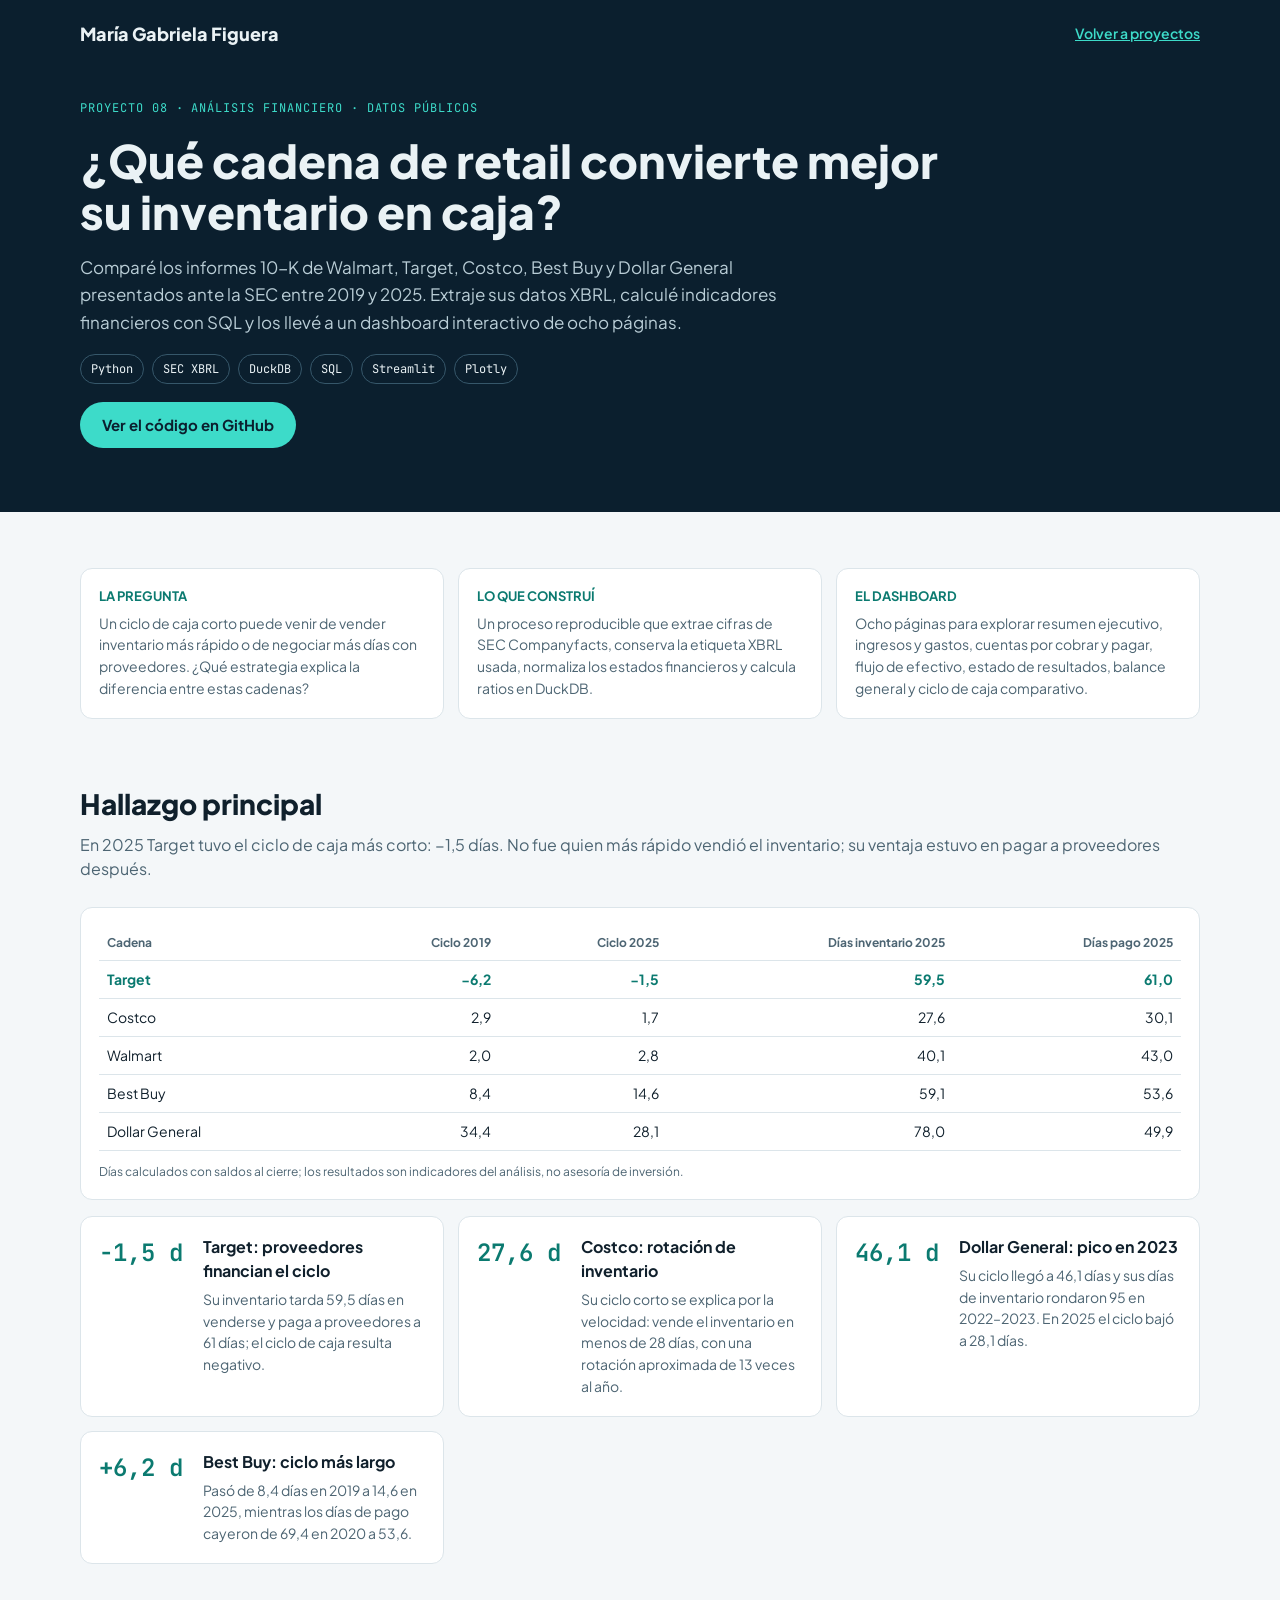
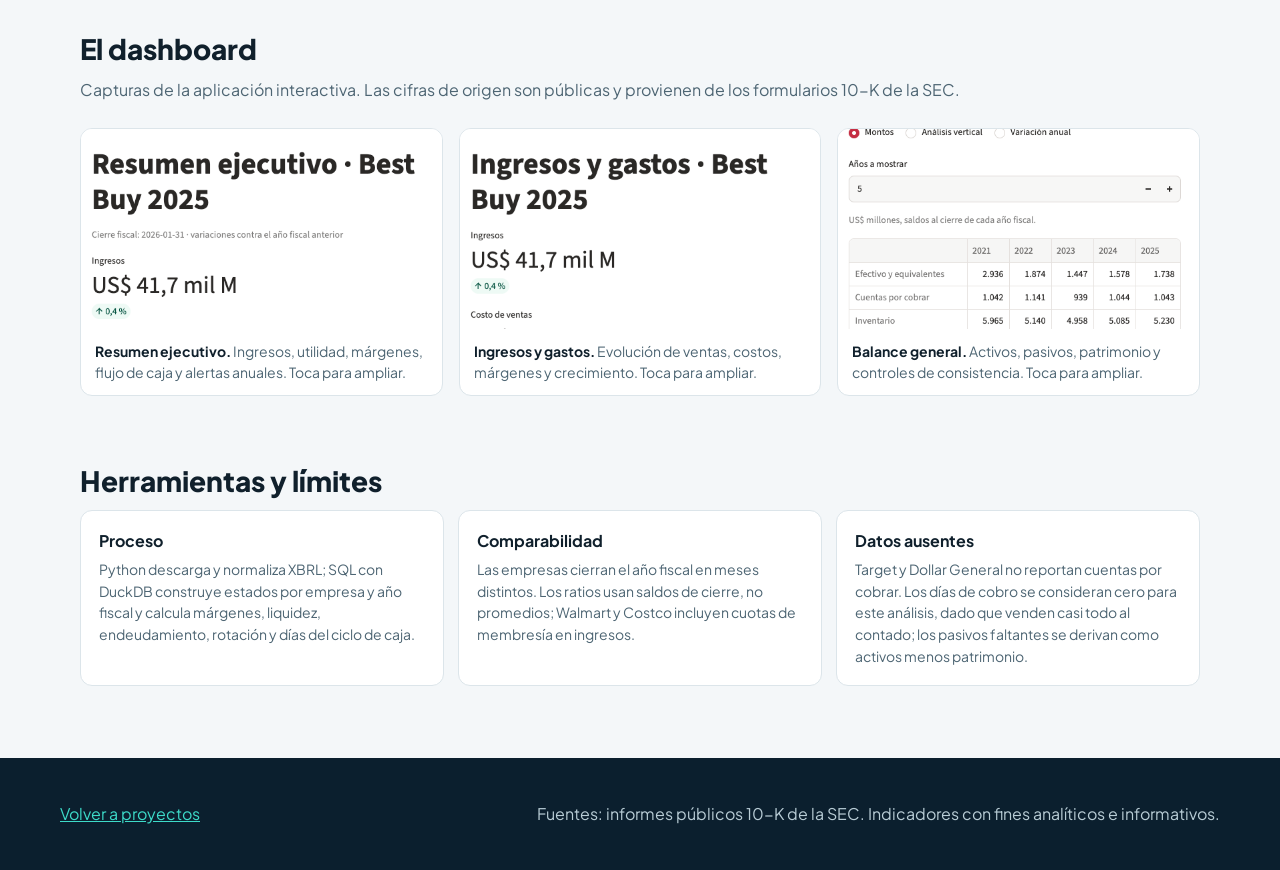
<file: portafolio/proyecto-08.html>
<!doctype html>
<html lang="es">
<head>
<meta charset="utf-8">
<meta name="viewport" content="width=device-width, initial-scale=1">
<title>Proyecto 08 · Salud financiera de retail · María Gabriela Figuera</title>
<meta name="description" content="Análisis del ciclo de caja y la salud financiera de Walmart, Target, Costco, Best Buy y Dollar General con datos públicos de la SEC y un dashboard Streamlit.">
<link rel="preconnect" href="https://fonts.googleapis.com">
<link href="https://fonts.googleapis.com/css2?family=JetBrains+Mono:wght@500;600&family=Plus+Jakarta+Sans:wght@400;500;600;700;800&display=swap" rel="stylesheet">
<link rel="stylesheet" href="estilos.css">
</head>
<body>

<div class="oscuro">
  <div class="envoltura">
    <header class="cabecera">
      <a class="marca" href="index.html">María Gabriela Figuera</a>
      <a href="index.html#proyectos" style="color: var(--turq); font-size: 14px; font-weight: 600">Volver a proyectos</a>
    </header>
    <section class="hero" style="flex-direction: column; align-items: start; gap: 18px; padding-top: 32px">
      <div class="etiqueta mono">PROYECTO 08 · ANÁLISIS FINANCIERO · DATOS PÚBLICOS</div>
      <h1 style="max-width: 860px">¿Qué cadena de retail convierte mejor su inventario en caja?</h1>
      <p class="entrada">Comparé los informes 10-K de Walmart, Target, Costco, Best Buy y Dollar General presentados ante la SEC entre 2019 y 2025. Extraje sus datos XBRL, calculé indicadores financieros con SQL y los llevé a un dashboard interactivo de ocho páginas.</p>
      <div class="chips mono"><span>Python</span><span>SEC XBRL</span><span>DuckDB</span><span>SQL</span><span>Streamlit</span><span>Plotly</span></div>
      <div class="botones">
        <a class="boton lleno" href="https://github.com/mgabrielafiguera-pixel/salud-financiera-retail">Ver el código en GitHub</a>
      </div>
    </section>
  </div>
</div>

<main class="envoltura">
  <section>
    <div class="rejilla" style="grid-template-columns: repeat(auto-fit, minmax(280px, 1fr))">
      <div class="caja"><h3 style="color: var(--turq-osc); font-size: 13px">LA PREGUNTA</h3><p>Un ciclo de caja corto puede venir de vender inventario más rápido o de negociar más días con proveedores. ¿Qué estrategia explica la diferencia entre estas cadenas?</p></div>
      <div class="caja"><h3 style="color: var(--turq-osc); font-size: 13px">LO QUE CONSTRUÍ</h3><p>Un proceso reproducible que extrae cifras de SEC Companyfacts, conserva la etiqueta XBRL usada, normaliza los estados financieros y calcula ratios en DuckDB.</p></div>
      <div class="caja"><h3 style="color: var(--turq-osc); font-size: 13px">EL DASHBOARD</h3><p>Ocho páginas para explorar resumen ejecutivo, ingresos y gastos, cuentas por cobrar y pagar, flujo de efectivo, estado de resultados, balance general y ciclo de caja comparativo.</p></div>
    </div>
  </section>

  <section>
    <h2>Hallazgo principal</h2>
    <p class="sub">En 2025 Target tuvo el ciclo de caja más corto: −1,5 días. No fue quien más rápido vendió el inventario; su ventaja estuvo en pagar a proveedores después.</p>
    <div class="caja" style="overflow-x: auto">
      <table class="tabla">
        <thead><tr><th>Cadena</th><th>Ciclo 2019</th><th>Ciclo 2025</th><th>Días inventario 2025</th><th>Días pago 2025</th></tr></thead>
        <tbody>
          <tr class="mejor"><td>Target</td><td>−6,2</td><td>−1,5</td><td>59,5</td><td>61,0</td></tr>
          <tr><td>Costco</td><td>2,9</td><td>1,7</td><td>27,6</td><td>30,1</td></tr>
          <tr><td>Walmart</td><td>2,0</td><td>2,8</td><td>40,1</td><td>43,0</td></tr>
          <tr><td>Best Buy</td><td>8,4</td><td>14,6</td><td>59,1</td><td>53,6</td></tr>
          <tr><td>Dollar General</td><td>34,4</td><td>28,1</td><td>78,0</td><td>49,9</td></tr>
        </tbody>
      </table>
      <p style="font-size: 12px; color: var(--texto-2); margin: 12px 0 0">Días calculados con saldos al cierre; los resultados son indicadores del análisis, no asesoría de inversión.</p>
    </div>
    <div class="rejilla" style="grid-template-columns: repeat(auto-fit, minmax(280px, 1fr)); margin-top: 16px">
      <div class="caja hallazgo"><div class="cifra mono">−1,5 d</div><div><h3>Target: proveedores financian el ciclo</h3><p>Su inventario tarda 59,5 días en venderse y paga a proveedores a 61 días; el ciclo de caja resulta negativo.</p></div></div>
      <div class="caja hallazgo"><div class="cifra mono">27,6 d</div><div><h3>Costco: rotación de inventario</h3><p>Su ciclo corto se explica por la velocidad: vende el inventario en menos de 28 días, con una rotación aproximada de 13 veces al año.</p></div></div>
      <div class="caja hallazgo"><div class="cifra mono">46,1 d</div><div><h3>Dollar General: pico en 2023</h3><p>Su ciclo llegó a 46,1 días y sus días de inventario rondaron 95 en 2022–2023. En 2025 el ciclo bajó a 28,1 días.</p></div></div>
      <div class="caja hallazgo"><div class="cifra mono">+6,2 d</div><div><h3>Best Buy: ciclo más largo</h3><p>Pasó de 8,4 días en 2019 a 14,6 en 2025, mientras los días de pago cayeron de 69,4 en 2020 a 53,6.</p></div></div>
    </div>
  </section>

  <section>
    <h2>El dashboard</h2>
    <p class="sub">Capturas de la aplicación interactiva. Las cifras de origen son públicas y provienen de los formularios 10-K de la SEC.</p>
    <div class="galeria">
      <figure><img src="img/22_salud_financiera_resumen_vista.png" data-full="img/18_salud_financiera_resumen.png" alt="Página de resumen ejecutivo con métricas de Best Buy 2025" loading="lazy"><figcaption><strong>Resumen ejecutivo.</strong> Ingresos, utilidad, márgenes, flujo de caja y alertas anuales. Toca para ampliar.</figcaption></figure>
      <figure><img src="img/23_salud_financiera_ingresos_vista.png" data-full="img/19_salud_financiera_ingresos.png" alt="Página de ingresos y gastos de Best Buy 2025" loading="lazy"><figcaption><strong>Ingresos y gastos.</strong> Evolución de ventas, costos, márgenes y crecimiento. Toca para ampliar.</figcaption></figure>
      <figure><img src="img/24_salud_financiera_balance_vista.png" data-full="img/20_salud_financiera_balance.png" alt="Página de balance general de Best Buy 2025" loading="lazy"><figcaption><strong>Balance general.</strong> Activos, pasivos, patrimonio y controles de consistencia. Toca para ampliar.</figcaption></figure>
    </div>
  </section>

  <section>
    <h2>Herramientas y límites</h2>
    <div class="rejilla" style="grid-template-columns: repeat(auto-fit, minmax(280px, 1fr))">
      <div class="caja"><h3>Proceso</h3><p>Python descarga y normaliza XBRL; SQL con DuckDB construye estados por empresa y año fiscal y calcula márgenes, liquidez, endeudamiento, rotación y días del ciclo de caja.</p></div>
      <div class="caja"><h3>Comparabilidad</h3><p>Las empresas cierran el año fiscal en meses distintos. Los ratios usan saldos de cierre, no promedios; Walmart y Costco incluyen cuotas de membresía en ingresos.</p></div>
      <div class="caja"><h3>Datos ausentes</h3><p>Target y Dollar General no reportan cuentas por cobrar. Los días de cobro se consideran cero para este análisis, dado que venden casi todo al contado; los pasivos faltantes se derivan como activos menos patrimonio.</p></div>
    </div>
  </section>
</main>

<footer class="oscuro">
  <div class="envoltura pie">
    <a href="index.html#proyectos">Volver a proyectos</a>
    <span style="color: var(--claro-2)">Fuentes: informes públicos 10-K de la SEC. Indicadores con fines analíticos e informativos.</span>
  </div>
</footer>

<dialog id="visor"><img alt=""></dialog>
<script>
  const visor = document.getElementById('visor');
  document.querySelectorAll('.galeria img').forEach((img) => img.addEventListener('click', () => {
    visor.querySelector('img').src = img.dataset.full || img.src;
    visor.querySelector('img').alt = img.alt;
    visor.showModal();
  }));
  visor.addEventListener('click', () => visor.close());
</script>
</body>
</html>
</file>
<file: portafolio/estilos.css>
:root {
  --navy: #0B1F2E;
  --turq: #3DDBC9;
  --turq-osc: #0B7A70;
  --fondo: #F4F7F9;
  --tarjeta: #FFFFFF;
  --borde: #DCE5EA;
  --texto: #10202C;
  --texto-2: #4D6573;
  --claro: #EAF2F5;
  --claro-2: #B9CDD6;
}
* { box-sizing: border-box; }
html { scroll-behavior: smooth; }
body {
  margin: 0;
  font-family: 'Plus Jakarta Sans', system-ui, sans-serif;
  color: var(--texto);
  background: var(--fondo);
  line-height: 1.5;
}
a { color: var(--turq-osc); }
a:hover { color: #075049; }
img, video { max-width: 100%; display: block; }
.mono { font-family: 'JetBrains Mono', ui-monospace, monospace; }
.envoltura { max-width: 1160px; margin: 0 auto; padding: 0 20px; }

/* Cabecera */
.oscuro { background: var(--navy); color: var(--claro); }
.oscuro a { color: var(--claro); }
.cabecera { display: flex; flex-wrap: wrap; justify-content: space-between; align-items: center; gap: 16px; padding: 20px 0; }
.marca { font-weight: 800; font-size: 18px; text-decoration: none; }
.marca small { display: block; font-weight: 500; font-size: 13px; color: #8FB3C2; }
.menu { display: flex; flex-wrap: wrap; gap: 22px; font-size: 14px; }
.menu a { text-decoration: none; }
.menu a:hover { color: var(--turq); }

/* Hero */
.hero { display: flex; flex-wrap: wrap; gap: 44px; align-items: center; padding: 40px 0 64px; }
.hero-texto { flex: 1 1 420px; min-width: 0; display: flex; flex-direction: column; gap: 20px; }
.foto { width: 112px; height: 112px; border-radius: 50%; border: 3px solid var(--turq); object-fit: cover; }
.etiqueta { font-size: 12px; letter-spacing: 0.08em; color: var(--turq); }
h1 { margin: 0; font-size: clamp(32px, 5vw, 46px); line-height: 1.1; font-weight: 800; }
h1 .acento { color: var(--turq); }
.entrada { margin: 0; font-size: 17px; line-height: 1.6; color: var(--claro-2); max-width: 720px; }
.botones { display: flex; flex-wrap: wrap; gap: 12px; }
.boton { text-decoration: none; font-weight: 700; padding: 12px 22px; border-radius: 999px; font-size: 15px; }
.boton.lleno { background: var(--turq); color: var(--navy) !important; }
.boton.borde { border: 1.5px solid #8FB3C2; font-weight: 600; }
.hero-panel { flex: 1 1 460px; min-width: 0; background: var(--tarjeta); color: var(--texto); border-radius: 14px; padding: 20px; display: flex; flex-direction: column; gap: 14px; }
.panel-titulo { display: flex; justify-content: space-between; align-items: center; gap: 8px; flex-wrap: wrap; font-weight: 700; font-size: 15px; }
.chip { font-size: 12px; font-weight: 500; color: var(--texto-2); background: #E6F7F5; padding: 4px 10px; border-radius: 999px; }
.kpis { display: grid; grid-template-columns: repeat(3, minmax(0, 1fr)); gap: 10px; }
.kpi { border: 1px solid var(--borde); border-radius: 10px; padding: 12px; }
.kpi span { display: block; font-size: 12px; color: var(--texto-2); }
.kpi strong { display: block; font-size: 24px; font-weight: 600; margin: 4px 0; }
.kpi em { font-style: normal; font-size: 12px; color: var(--turq-osc); }
.barras { border: 1px solid var(--borde); border-radius: 10px; padding: 14px; display: flex; flex-direction: column; gap: 10px; font-size: 13px; }
.barra { display: grid; grid-template-columns: 130px 1fr auto; align-items: center; gap: 10px; }
.barra i { height: 12px; border-radius: 3px; background: #C9D6DD; }
.barra.mejor i { background: var(--turq-osc); }
.captura { border-radius: 10px; border: 1px solid var(--borde); }

/* Secciones */
main section { padding: 56px 0 8px; }
h2 { margin: 0 0 8px; font-size: 28px; font-weight: 800; }
.sub { margin: 0 0 26px; color: var(--texto-2); font-size: 16px; }
.rejilla { display: grid; gap: 14px; grid-template-columns: repeat(auto-fit, minmax(220px, 1fr)); }
.caja { background: var(--tarjeta); border: 1px solid var(--borde); border-radius: 12px; padding: 18px; }
.caja h3 { margin: 0 0 6px; font-size: 16px; }
.caja p { margin: 0; font-size: 14px; color: var(--texto-2); line-height: 1.55; }
.numero { width: 36px; height: 36px; border-radius: 10px; background: #E6F7F5; color: var(--turq-osc); display: flex; align-items: center; justify-content: center; font-weight: 600; font-size: 14px; margin-bottom: 10px; }

/* Proyectos */
.filtros { display: flex; flex-wrap: wrap; gap: 8px; margin-bottom: 20px; }
.filtros button { min-height: 40px; padding: 0 16px; border-radius: 999px; font: inherit; font-size: 14px; cursor: pointer; background: #fff; color: var(--texto); border: 1px solid #C9D6DD; }
.filtros button[aria-pressed="true"] { background: var(--navy); color: #fff; border-color: var(--navy); font-weight: 700; }
.proyectos { display: grid; gap: 18px; grid-template-columns: repeat(auto-fill, minmax(300px, 1fr)); }
.proyecto { background: var(--tarjeta); border: 1px solid var(--borde); border-radius: 12px; overflow: hidden; display: flex; flex-direction: column; }
.proyecto.pronto { border-style: dashed; border-color: #B5C5CE; }
.proyecto .imagen { aspect-ratio: 16 / 8; object-fit: cover; object-position: top left; width: 100%; background: #EEF3F6; display: flex; align-items: center; justify-content: center; color: var(--texto-2); font-size: 13px; }
.proyecto .cuerpo { padding: 18px; display: flex; flex-direction: column; gap: 10px; flex: 1; }
.proyecto .meta { display: flex; justify-content: space-between; gap: 8px; font-size: 12px; color: var(--texto-2); }
.estado { padding: 3px 9px; border-radius: 999px; background: #EEF3F6; }
.estado.listo { background: #E6F7F5; color: #075049; font-weight: 700; }
.proyecto h3 { margin: 0; font-size: 19px; line-height: 1.3; }
.proyecto p { margin: 0; font-size: 14px; color: var(--texto-2); line-height: 1.55; }
.proyecto .ver { margin-top: auto; font-weight: 700; font-size: 14px; }

/* Página de proyecto */
.galeria { display: grid; gap: 16px; grid-template-columns: repeat(auto-fit, minmax(320px, 1fr)); }
.galeria figure { margin: 0; background: var(--tarjeta); border: 1px solid var(--borde); border-radius: 12px; overflow: hidden; }
.galeria img { width: 100%; cursor: zoom-in; }
.galeria figcaption { padding: 12px 14px; font-size: 14px; color: var(--texto-2); }
.galeria figcaption strong { color: var(--texto); }
.video { background: var(--navy); border-radius: 12px; overflow: hidden; }
.hallazgo { display: flex; gap: 16px; align-items: start; }
.hallazgo .cifra { font-size: 24px; font-weight: 600; color: var(--turq-osc); min-width: 88px; white-space: nowrap; }
.tabla { width: 100%; border-collapse: collapse; font-size: 14px; }
.tabla th, .tabla td { padding: 8px; border-bottom: 1px solid var(--borde); text-align: right; }
.tabla th:first-child, .tabla td:first-child { text-align: left; }
.tabla th { font-size: 12px; color: var(--texto-2); }
.tabla .mejor td { color: var(--turq-osc); font-weight: 700; }
ul.limites { margin: 0; padding-left: 20px; font-size: 15px; line-height: 1.8; color: #2E4552; }
.chips { display: flex; flex-wrap: wrap; gap: 8px; font-size: 12px; }
.chips span { border: 1px solid #36576A; padding: 5px 10px; border-radius: 999px; }

/* Visor de capturas */
dialog { border: 0; padding: 0; background: transparent; max-width: 96vw; }
dialog::backdrop { background: rgba(11, 31, 46, 0.85); }
dialog img { max-height: 90vh; border-radius: 8px; }

/* Pie */
footer { margin-top: 64px; }
.pie { display: flex; flex-wrap: wrap; justify-content: space-between; align-items: center; gap: 20px; padding: 44px 0; }
.pie a { color: var(--turq); }
.pie .enlaces { display: flex; flex-wrap: wrap; gap: 20px; }

@media (max-width: 560px) {
  .kpis { grid-template-columns: 1fr; }
  .barra { grid-template-columns: 100px 1fr auto; }
  .hallazgo { flex-direction: column; gap: 6px; }
}
</file>
